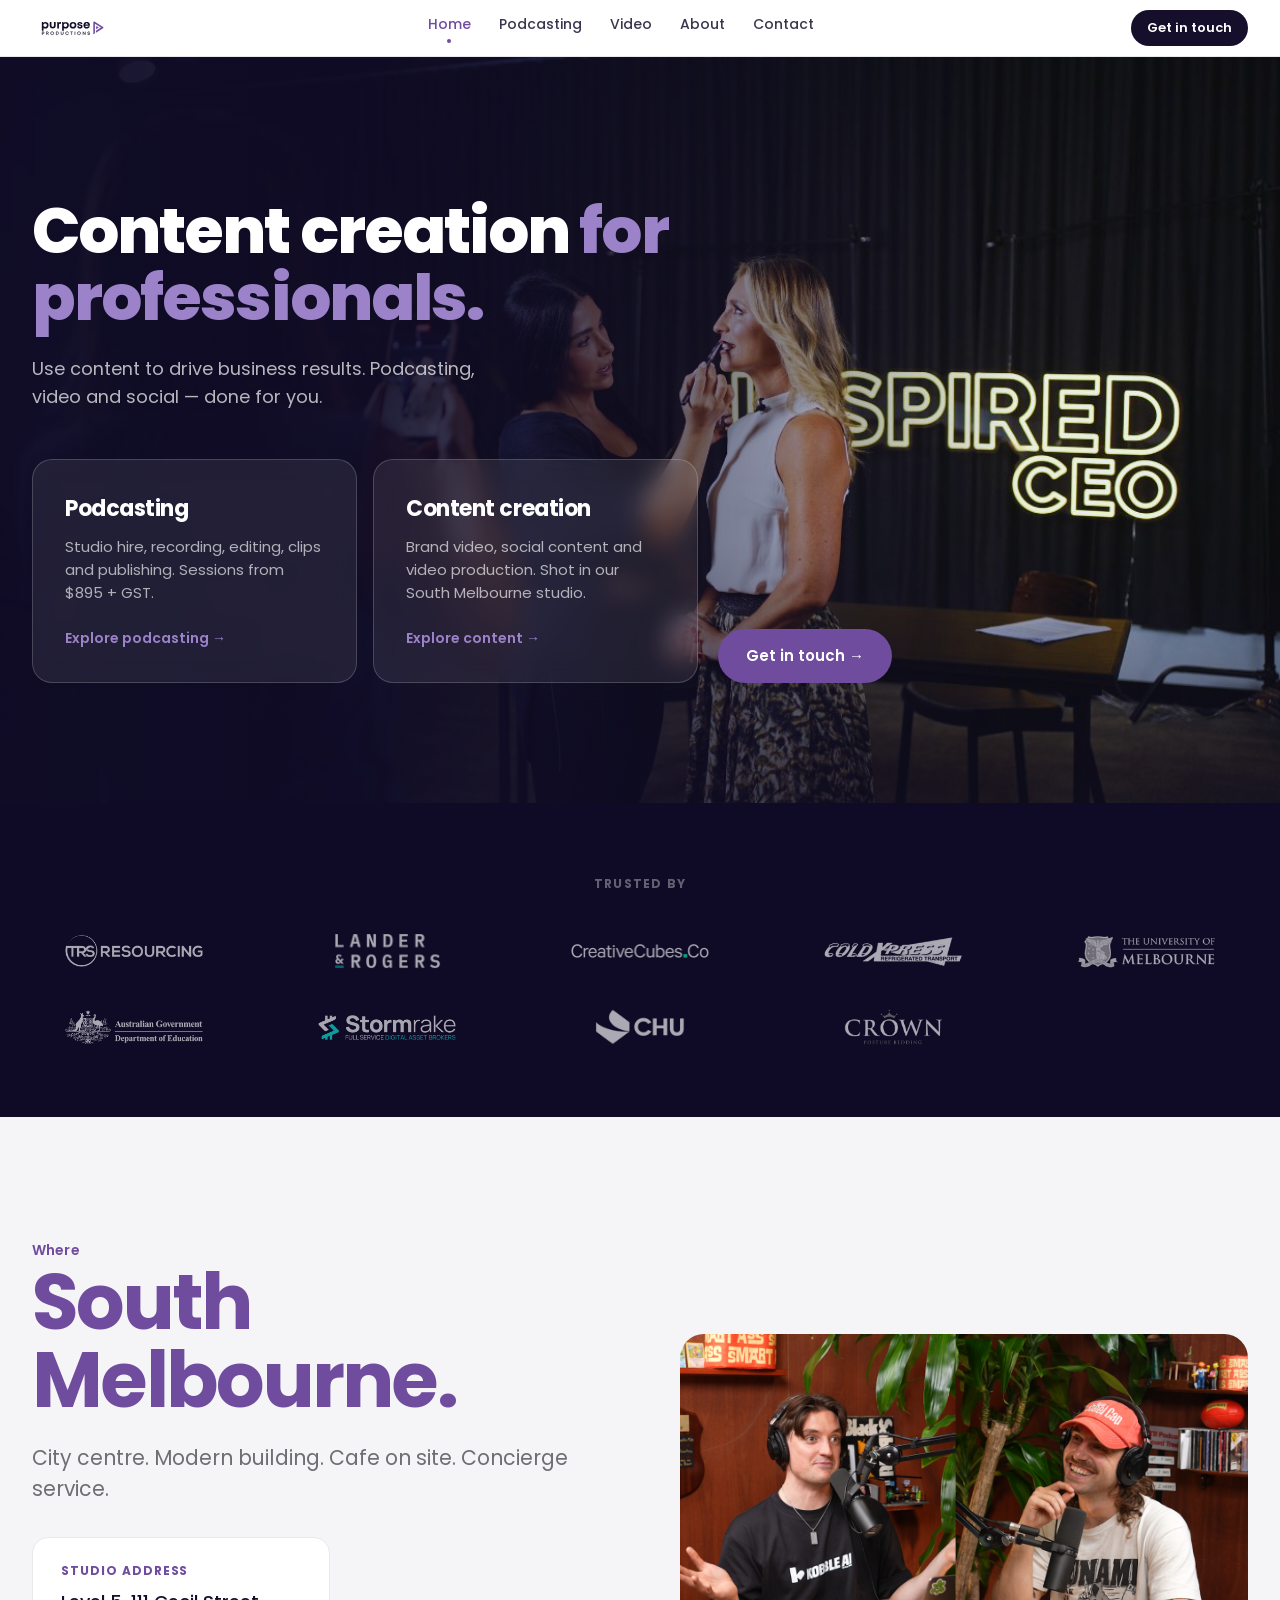
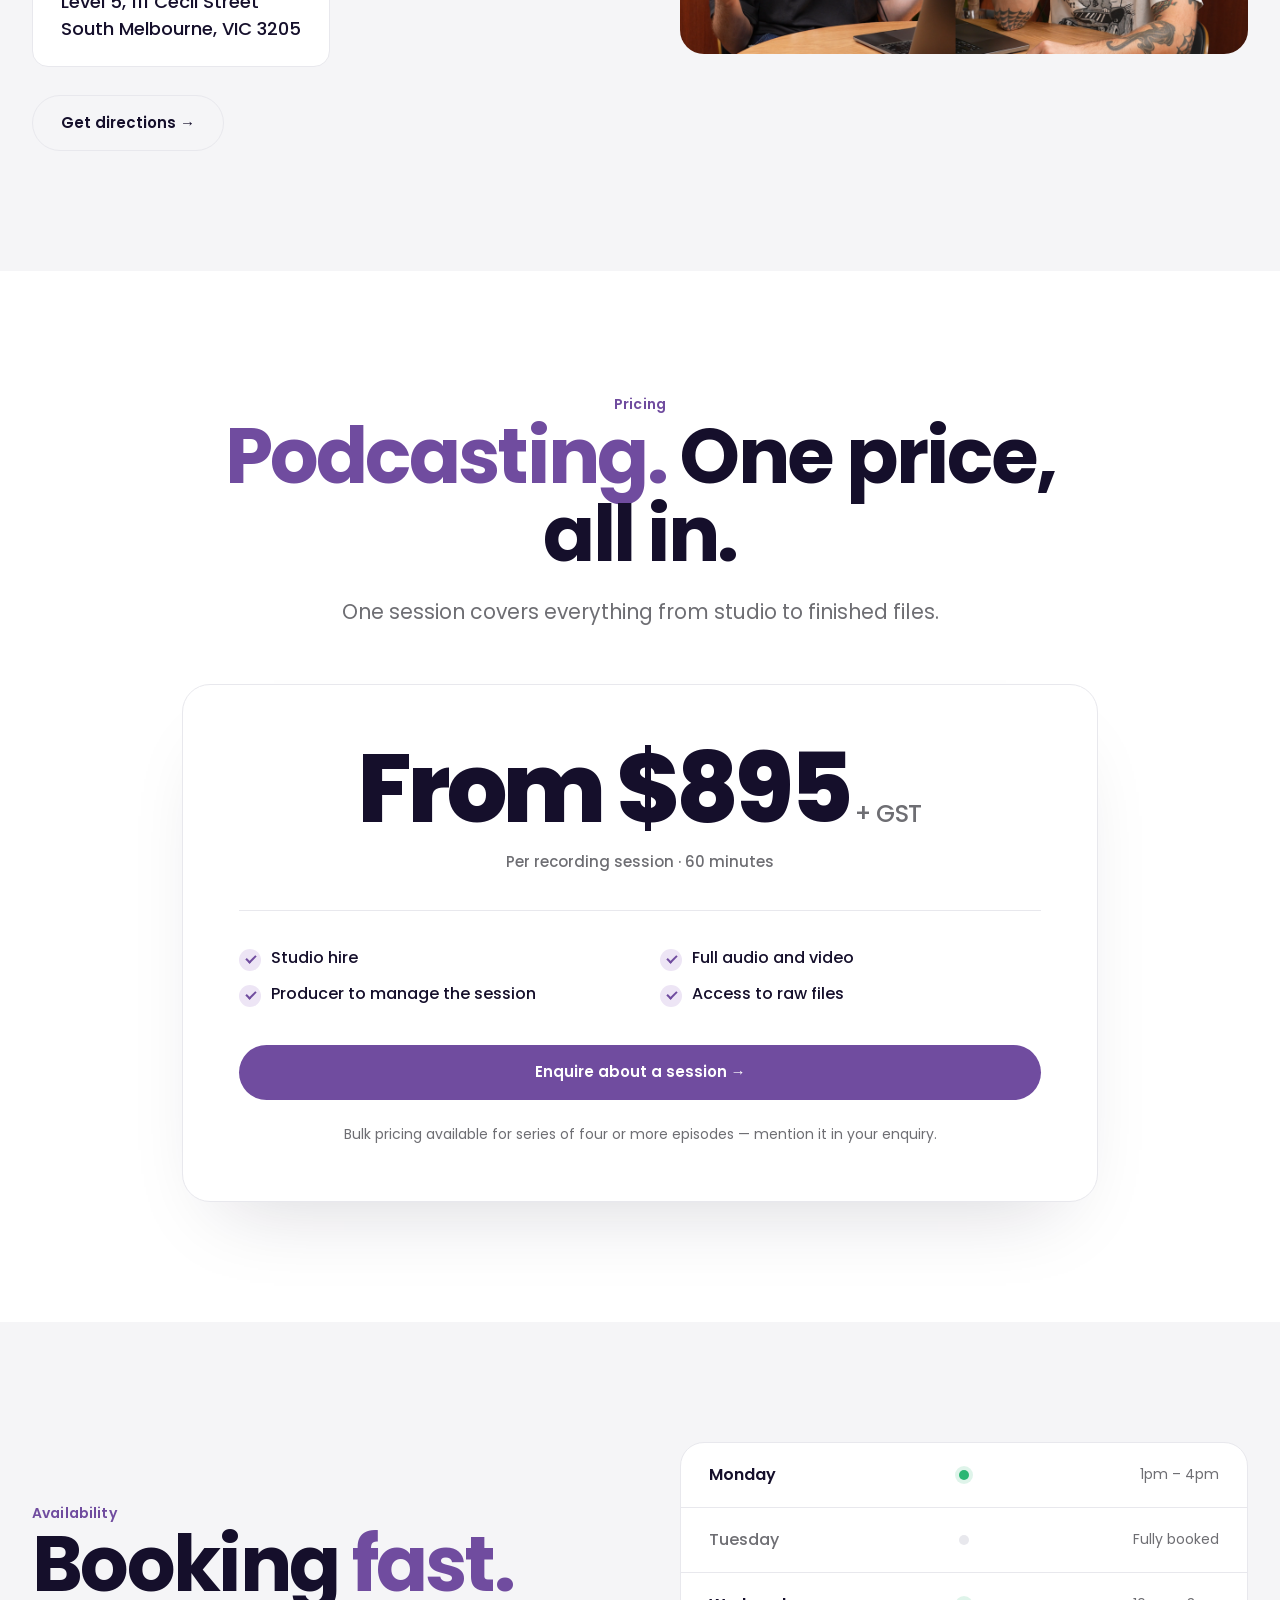
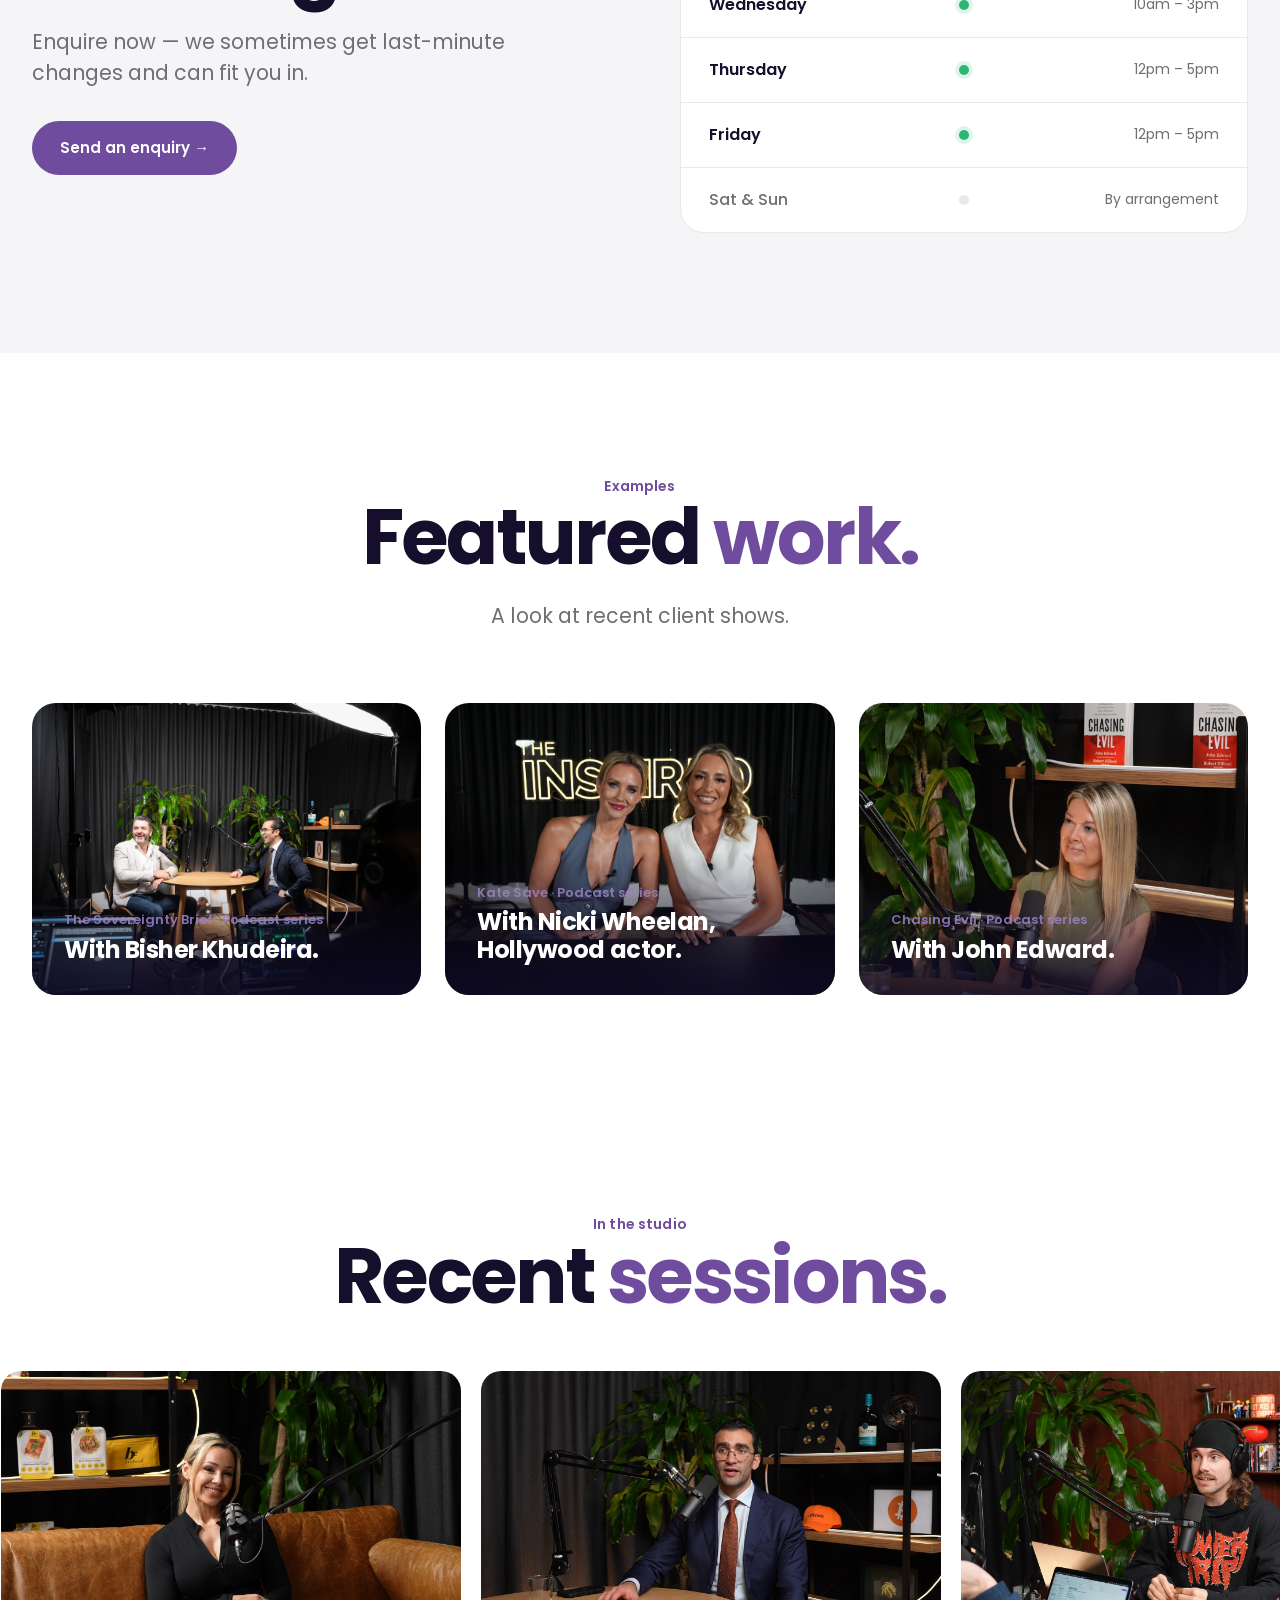
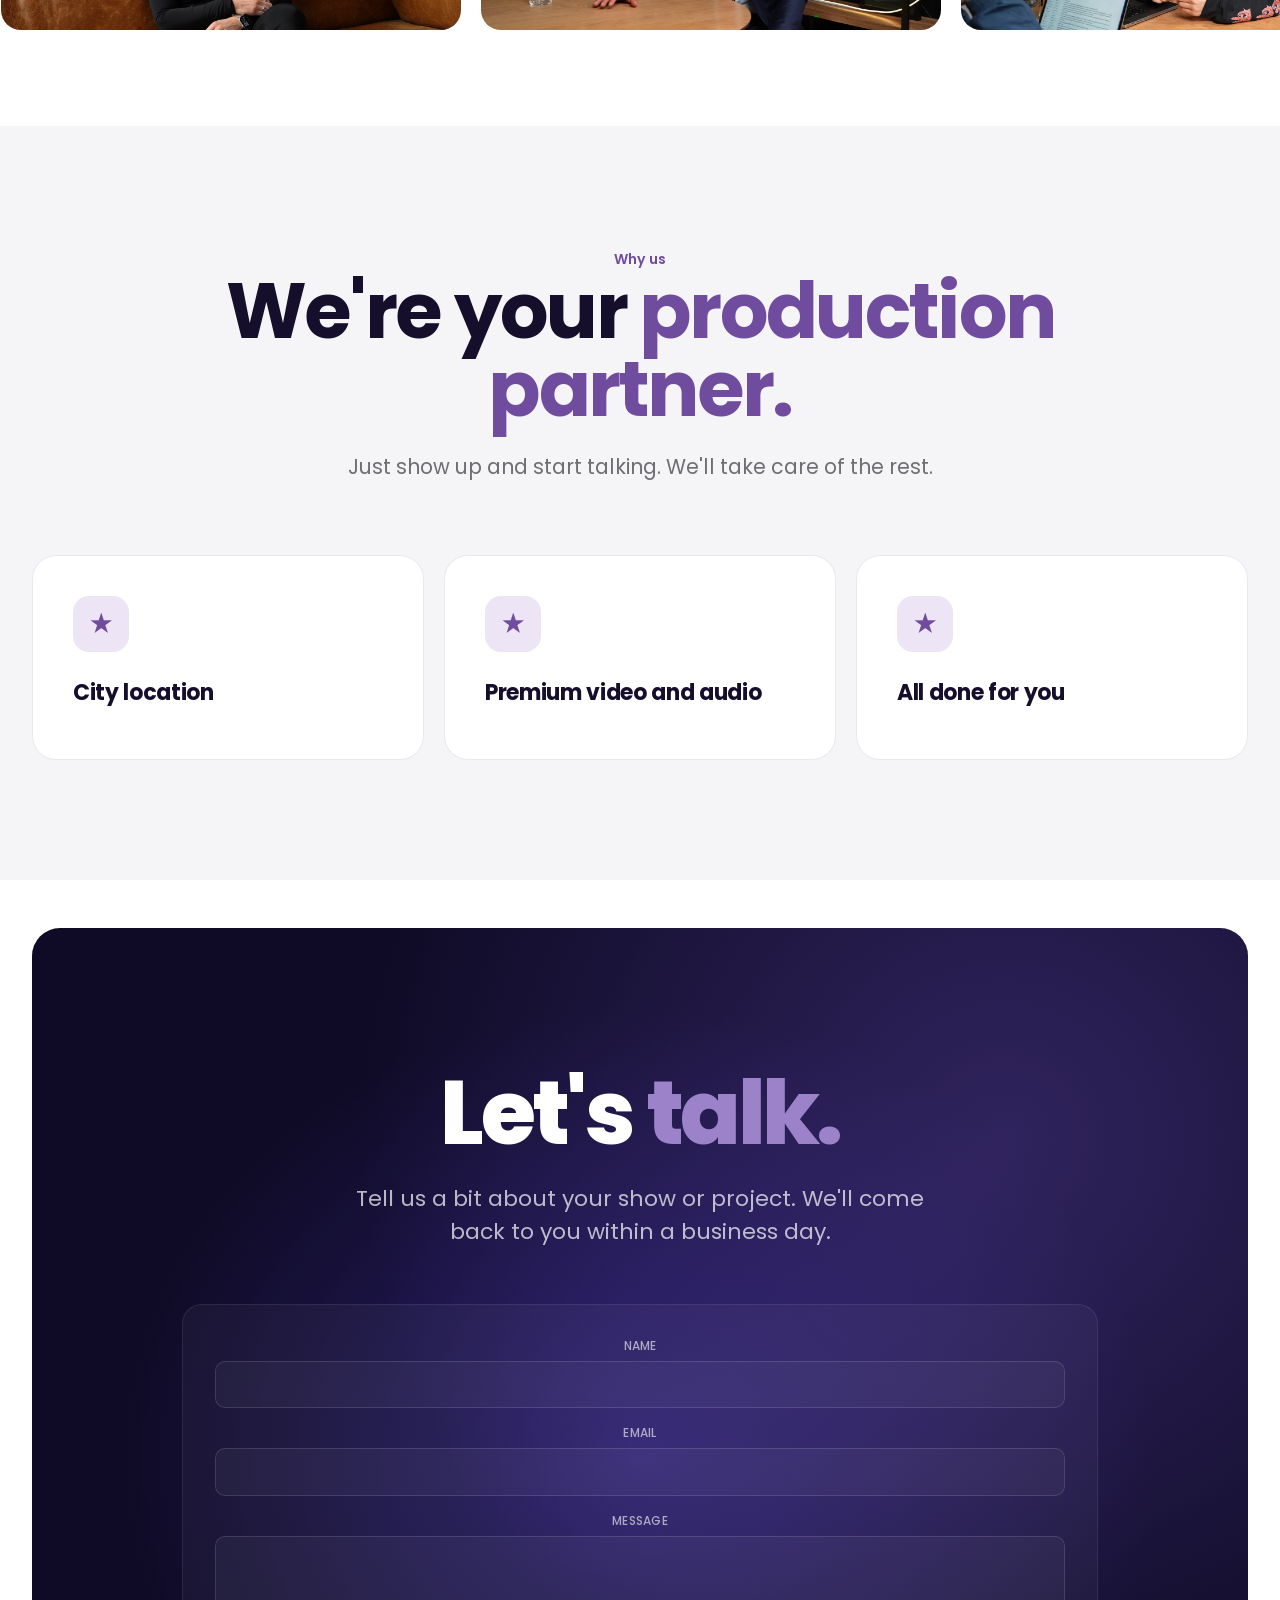
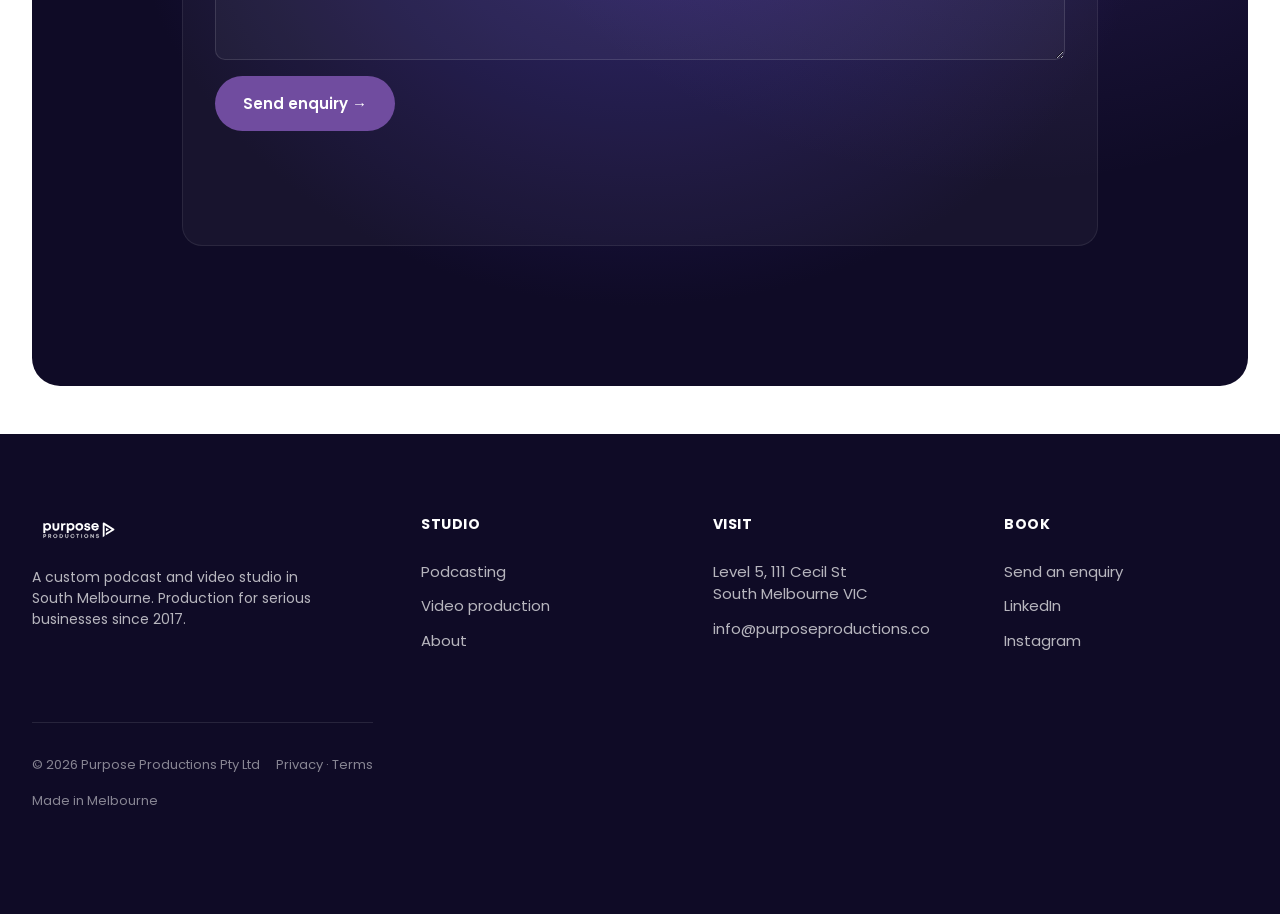
<file: index.html>
<!doctype html>
<html lang="en">
<head>
<meta charset="utf-8">
<meta name="viewport" content="width=device-width, initial-scale=1">
<title>Podcast Studio Melbourne — Purpose Productions · South Melbourne</title>
<meta name="description" content="A producer-led Melbourne podcast studio in South Melbourne. Sessions from $895 + GST — studio, full video and audio, producer and raw files. Trusted by law, finance, government and national brands.">
<link rel="preconnect" href="https://fonts.googleapis.com">
<link rel="preconnect" href="https://fonts.gstatic.com" crossorigin>
<link href="https://fonts.googleapis.com/css2?family=Poppins:wght@300;400;500;600;700;800&display=swap" rel="stylesheet">
<link rel="stylesheet" href="styles.css">
<link rel="icon" type="image/svg+xml" href="/assets/favicon.svg">
<link rel="canonical" href="https://www.purposeproductions.co/">
<meta property="og:site_name" content="Purpose Productions">
<meta property="og:type" content="website">
<meta property="og:url" content="https://www.purposeproductions.co/">
<meta property="og:title" content="Purpose Productions — Content creation for professionals">
<meta property="og:description" content="A custom podcast and video studio in South Melbourne. Broadcast-grade production for lawyers, founders, advisors and brand teams.">
<meta property="og:image" content="https://www.purposeproductions.co/assets/og-image.jpg">
<meta property="og:image:width" content="1200">
<meta property="og:image:height" content="630">
<meta name="twitter:card" content="summary_large_image">
<meta name="twitter:title" content="Purpose Productions — Content creation for professionals">
<meta name="twitter:description" content="A custom podcast and video studio in South Melbourne. Production for serious businesses.">
<meta name="twitter:image" content="https://www.purposeproductions.co/assets/og-image.jpg">
<script type="application/ld+json">
{
  "@context": "https://schema.org",
  "@type": "ProfessionalService",
  "name": "Purpose Productions",
  "description": "A custom podcast and video studio in South Melbourne. Broadcast-grade production for professionals — podcasting, brand video and social content.",
  "url": "https://www.purposeproductions.co/",
  "email": "info@purposeproductions.co",
  "image": "https://www.purposeproductions.co/assets/og-image.jpg",
  "logo": "https://www.purposeproductions.co/assets/logo.svg",
  "foundingDate": "2017",
  "founder": { "@type": "Person", "name": "James Shadrach" },
  "address": {
    "@type": "PostalAddress",
    "streetAddress": "Level 5, 111 Cecil Street",
    "addressLocality": "South Melbourne",
    "addressRegion": "VIC",
    "postalCode": "3205",
    "addressCountry": "AU"
  },
  "areaServed": "Melbourne, Australia",
  "sameAs": [
    "https://www.linkedin.com/in/jamesshadrach",
    "https://instagram.com/purposeproductions.co"
  ],
  "makesOffer": {
    "@type": "Offer",
    "name": "Podcast recording session",
    "description": "60-minute recording session including studio hire, full audio and video, a producer to manage the session, and access to raw files.",
    "price": "895",
    "priceCurrency": "AUD"
  }
}
</script>
<!-- Meta Pixel -->
<script>
!function(f,b,e,v,n,t,s)
{if(f.fbq)return;n=f.fbq=function(){n.callMethod?
n.callMethod.apply(n,arguments):n.queue.push(arguments)};
if(!f._fbq)f._fbq=n;n.push=n;n.loaded=!0;n.version='2.0';
n.queue=[];t=b.createElement(e);t.async=!0;
t.src=v;s=b.getElementsByTagName(e)[0];
s.parentNode.insertBefore(t,s)}(window,document,'script',
'https://connect.facebook.net/en_US/fbevents.js');
fbq('init', '1085882244095537');
fbq('track', 'PageView');
</script>
<noscript><img height="1" width="1" style="display:none"
src="https://www.facebook.com/tr?id=1085882244095537&ev=PageView&noscript=1"
/></noscript>
</head>
<body>

<!-- NAV -->
<nav>
  <div class="wrap">
    <a href="index.html" class="logo"><img src="assets/logo.svg" alt="Purpose Productions" class="logo-svg"></a>
    <div class="nav-links">
      <a href="index.html" class="is-active">Home</a>
      <a href="podcasting.html">Podcasting</a>
      <a href="video.html">Video</a>
      <a href="about.html">About</a>
      <a href="#contact">Contact</a>
    </div>
    <a class="nav-cta" href="#contact">Get in touch</a>
  </div>
</nav>

<!-- HERO -->
<section class="hero hero--bg">
  <div class="hero__overlay"></div>
  <div class="wrap hero__content">
    <div class="hero__left">
      <h1 class="hero__title">Content creation <span class="accent">for professionals.</span></h1>
      <p class="hero__sub">Use content to drive business results. Podcasting, video and social — done for you.</p>
      <div class="hero__paths">
        <div class="hero__path-cards">
          <a class="hero__path" href="podcasting.html">
            <div class="hero__path-name">Podcasting</div>
            <p class="hero__path-desc">Studio hire, recording, editing, clips and publishing. Sessions from $895 + GST.</p>
            <span class="hero__path-cta">Explore podcasting →</span>
          </a>
          <a class="hero__path" href="video.html">
            <div class="hero__path-name">Content creation</div>
            <p class="hero__path-desc">Brand video, social content and video production. Shot in our South Melbourne studio.</p>
            <span class="hero__path-cta">Explore content →</span>
          </a>
        </div>
        <a class="btn btn--primary hero__book-btn" href="#contact">Get in touch →</a>
      </div>
    </div>
  </div>
</section>

<!-- 01 SOCIAL PROOF -->
<section class="trust-strip">
  <div class="wrap">
    <p class="trust-strip__label">Trusted by</p>
    <div class="trust">
      <img src="assets/logos/1.png" alt="Client" class="trust__logo-img">
      <img src="assets/logos/2.png" alt="Client" class="trust__logo-img">
      <img src="assets/logos/3.png" alt="Client" class="trust__logo-img">
      <img src="assets/logos/4.png" alt="Client" class="trust__logo-img">
      <img src="assets/logos/5.png" alt="Australian Government" class="trust__logo-img">
      <img src="assets/logos/6.png" alt="Client" class="trust__logo-img">
      <img src="assets/logos/7.png" alt="Client" class="trust__logo-img">
      <img src="assets/logos/8.png" alt="Client" class="trust__logo-img">
      <img src="assets/logos/9.png" alt="Posture Bedding" class="trust__logo-img">
    </div>
  </div>
</section>

<!-- 03 WHERE -->
<section class="alt">
  <div class="wrap">
    <div class="grid-split">
      <div>
        <span class="sec-eyebrow">Where</span>
        <h2 class="sec-title"><span class="accent">South Melbourne.</span></h2>
        <p class="sec-lede" style="margin-bottom:32px;">City centre. Modern building. Cafe on site. Concierge service.</p>
        <div class="address-card">
          <div class="address-card__label">Studio address</div>
          <div class="address-card__line">Level 5, 111 Cecil Street</div>
          <div class="address-card__line">South Melbourne, VIC 3205</div>
        </div>
        <div style="margin-top:28px;">
          <a class="btn btn--ghost" href="https://maps.google.com/?q=Level+5+111+Cecil+Street+South+Melbourne" target="_blank" rel="noopener">Get directions →</a>
        </div>
      </div>
      <div class="location-image">
        <img src="assets/jack-and-issac.png" alt="Jack and Issac recording in the South Melbourne studio">
      </div>
    </div>
  </div>
</section>

<!-- 04 PRICING -->
<section id="pricing">
  <div class="wrap--narrow">
    <div class="sec-head--center center">
      <span class="sec-eyebrow">Pricing</span>
      <h2 class="sec-title" style="margin-left:auto;margin-right:auto;"><span class="accent">Podcasting.</span> One price, all in.</h2>
      <p class="sec-lede">One session covers everything from studio to finished files.</p>
    </div>
    <div class="pricing-card">
      <div class="pricing-card__head">
        <div class="pricing-card__num">From $895<span class="pricing-card__gst"> + GST</span></div>
        <div class="pricing-card__label">Per recording session · 60 minutes</div>
      </div>
      <ul class="check-list">
        <li>Studio hire</li>
        <li>Full audio and video</li>
        <li>Producer to manage the session</li>
        <li>Access to raw files</li>
      </ul>
      <a class="btn btn--primary" href="#contact" style="width:100%;justify-content:center;margin-top:8px;">Enquire about a session →</a>
      <p class="pricing-card__note">Bulk pricing available for series of four or more episodes — mention it in your enquiry.</p>
    </div>
  </div>
</section>

<!-- 05 WHEN -->
<section class="alt">
  <div class="wrap">
    <div class="grid-split">
      <div>
        <span class="sec-eyebrow">Availability</span>
        <h2 class="sec-title">Booking <span class="accent">fast.</span></h2>
        <p class="sec-lede" style="margin-bottom:32px;">Enquire now — we sometimes get last-minute changes and can fit you in.</p>
        <a class="btn btn--primary" href="#contact">Send an enquiry →</a>
      </div>
      <div class="schedule">
        <div class="schedule__row"><span>Monday</span><span class="dot"></span><span class="schedule__hours">1pm – 4pm</span></div>
        <div class="schedule__row schedule__row--closed"><span>Tuesday</span><span class="dot dot--off"></span><span class="schedule__hours">Fully booked</span></div>
        <div class="schedule__row"><span>Wednesday</span><span class="dot"></span><span class="schedule__hours">10am – 3pm</span></div>
        <div class="schedule__row"><span>Thursday</span><span class="dot"></span><span class="schedule__hours">12pm – 5pm</span></div>
        <div class="schedule__row"><span>Friday</span><span class="dot"></span><span class="schedule__hours">12pm – 5pm</span></div>
        <div class="schedule__row schedule__row--closed"><span>Sat &amp; Sun</span><span class="dot dot--off"></span><span class="schedule__hours">By arrangement</span></div>
      </div>
    </div>
  </div>
</section>

<!-- 06 EXAMPLES -->
<section>
  <div class="wrap">
    <div class="sec-head--center center">
      <span class="sec-eyebrow">Examples</span>
      <h2 class="sec-title" style="margin-left:auto;margin-right:auto;">Featured <span class="accent">work.</span></h2>
      <p class="sec-lede">A look at recent client shows.</p>
    </div>
    <div class="work">
      <a class="tile" href="#">
        <img src="assets/hero-laughing.jpg" alt="The Sovereignty Brief with Bisher Khudeira">
        <div class="tile__meta">
          <div class="tile__client">The Sovereignty Brief · Podcast series</div>
          <div class="tile__title">With Bisher Khudeira.</div>
        </div>
      </a>
      <a class="tile" href="#">
        <img src="assets/inspired.jpg" alt="Kate Save with Nicki Wheelan">
        <div class="tile__meta">
          <div class="tile__client">Kate Save · Podcast series</div>
          <div class="tile__title">With Nicki Wheelan, Hollywood actor.</div>
        </div>
      </a>
      <a class="tile" href="#">
        <img src="assets/show-chasing-evil.jpg" alt="Chasing Evil with John Edward">
        <div class="tile__meta">
          <div class="tile__client">Chasing Evil · Podcast series</div>
          <div class="tile__title">With John Edward.</div>
        </div>
      </a>
    </div>
  </div>
</section>

<!-- 06B IN THE STUDIO -->
<section class="studio-strip">
  <div class="wrap">
    <div class="sec-head--center center">
      <span class="sec-eyebrow">In the studio</span>
      <h2 class="sec-title" style="margin-left:auto;margin-right:auto;">Recent <span class="accent">sessions.</span></h2>
    </div>
  </div>
  <div class="studio-strip__scroller">
    <div class="studio-strip__track">
      <div class="studio-strip__item"><img src="assets/studio-guest-5.jpg" alt="Session in the studio"></div>
      <div class="studio-strip__item"><img src="assets/studio-guest-4.jpg" alt="Session in the studio"></div>
      <div class="studio-strip__item"><img src="assets/studio-guest-1.jpg" alt="Session in the studio"></div>
      <div class="studio-strip__item"><img src="assets/studio-guest-2.jpg" alt="Session in the studio"></div>
      <div class="studio-strip__item"><img src="assets/studio-guest-3.jpg" alt="Session in the studio"></div>
    </div>
  </div>
</section>

<!-- 07 WHY US -->
<section class="alt">
  <div class="wrap">
    <div class="sec-head--center center">
      <span class="sec-eyebrow">Why us</span>
      <h2 class="sec-title" style="margin-left:auto;margin-right:auto;">We're your <span class="accent">production partner.</span></h2>
      <p class="sec-lede">Just show up and start talking. We'll take care of the rest.</p>
    </div>
    <div class="features">
      <div class="card">
        <div class="card__icon">★</div>
        <div class="card__title">City location</div>
      </div>
      <div class="card">
        <div class="card__icon">★</div>
        <div class="card__title">Premium video and audio</div>
      </div>
      <div class="card">
        <div class="card__icon">★</div>
        <div class="card__title">All done for you</div>
      </div>
    </div>
  </div>
</section>

<!-- FINAL CTA / CONTACT -->
<div class="cta-final" id="contact">
  <div class="cta-final__inner wrap--narrow">
    <div class="cta-final__head">
      <h2>Let's <span style="color:var(--purple-accent);">talk.</span></h2>
      <p>Tell us a bit about your show or project. We'll come back to you within a business day.</p>
    </div>
    <form class="contact-card contact-form" id="contact-form" novalidate>
      <label class="contact-form__row">
        <span>Name</span>
        <input type="text" name="name" autocomplete="name" required>
      </label>
      <label class="contact-form__row">
        <span>Email</span>
        <input type="email" name="email" autocomplete="email" required>
      </label>
      <label class="contact-form__row">
        <span>Message</span>
        <textarea name="message" rows="4" required></textarea>
      </label>
      <input type="text" name="website" tabindex="-1" autocomplete="off" aria-hidden="true" style="position:absolute;left:-9999px;width:1px;height:1px;opacity:0;">
      <button type="submit" class="btn btn--primary contact-form__submit">Send enquiry →</button>
      <p class="contact-form__note" data-role="status"></p>
    </form>
  </div>
</div>

<script>
  (function () {
    var form = document.getElementById('contact-form');
    if (!form) return;
    var status = form.querySelector('[data-role="status"]');
    var submit = form.querySelector('.contact-form__submit');

    form.addEventListener('submit', async function (e) {
      e.preventDefault();

      var data = new FormData(form);
      var payload = {
        name: (data.get('name') || '').toString().trim(),
        email: (data.get('email') || '').toString().trim(),
        message: (data.get('message') || '').toString().trim(),
        website: (data.get('website') || '').toString(),
      };

      if (!payload.name || !payload.email || !payload.message) {
        status.textContent = 'Please fill out every field.';
        status.style.color = '';
        return;
      }

      submit.disabled = true;
      var originalText = submit.textContent;
      submit.textContent = 'Sending…';
      status.style.color = '';
      status.textContent = '';

      try {
        var resp = await fetch('/api/contact', {
          method: 'POST',
          headers: { 'Content-Type': 'application/json' },
          body: JSON.stringify(payload),
        });
        var body = await resp.json().catch(function () { return {}; });

        if (resp.ok) {
          form.reset();
          status.style.color = 'rgba(180, 220, 180, 0.9)';
          status.textContent = "Thanks — we've got your message and we'll come back to you within a business day.";
        } else {
          status.style.color = 'rgba(255, 200, 200, 0.9)';
          status.textContent = body.error || 'Something went wrong. Try again in a moment.';
        }
      } catch (err) {
        status.style.color = 'rgba(255, 200, 200, 0.9)';
        status.textContent = 'Network issue — try again, or email info@purposeproductions.co directly.';
      } finally {
        submit.disabled = false;
        submit.textContent = originalText;
      }
    });
  })();
</script>

<!-- FOOTER -->
<footer class="site">
  <div class="wrap">
    <div class="brand">
      <img src="assets/logo.svg" alt="Purpose Productions">
      <p>A custom podcast and video studio in South Melbourne. Production for serious businesses since 2017.</p>
    </div>
    <div class="col">
      <h4>Studio</h4>
      <a href="podcasting.html">Podcasting</a>
      <a href="video.html">Video production</a>
      <a href="about.html">About</a>
    </div>
    <div class="col">
      <h4>Visit</h4>
      <a href="https://maps.google.com/?q=Level+5+111+Cecil+Street+South+Melbourne" target="_blank" rel="noopener">Level 5, 111 Cecil St<br>South Melbourne VIC</a>
      <a href="mailto:info@purposeproductions.co">info@purposeproductions.co</a>
    </div>
    <div class="col">
      <h4>Book</h4>
      <a href="#contact">Send an enquiry</a>
      <a href="https://www.linkedin.com/in/jamesshadrach" target="_blank" rel="noopener">LinkedIn</a>
      <a href="https://instagram.com/purposeproductions.co" target="_blank" rel="noopener">Instagram</a>
    </div>
  </div>
  <div class="wrap">
    <div class="legal">
      <span>© 2026 Purpose Productions Pty Ltd</span>
      <span><a href="privacy.html">Privacy</a> · <a href="terms.html">Terms</a></span>
      <span>Made in Melbourne</span>
    </div>
  </div>
</footer>

</body>
</html>
</file>
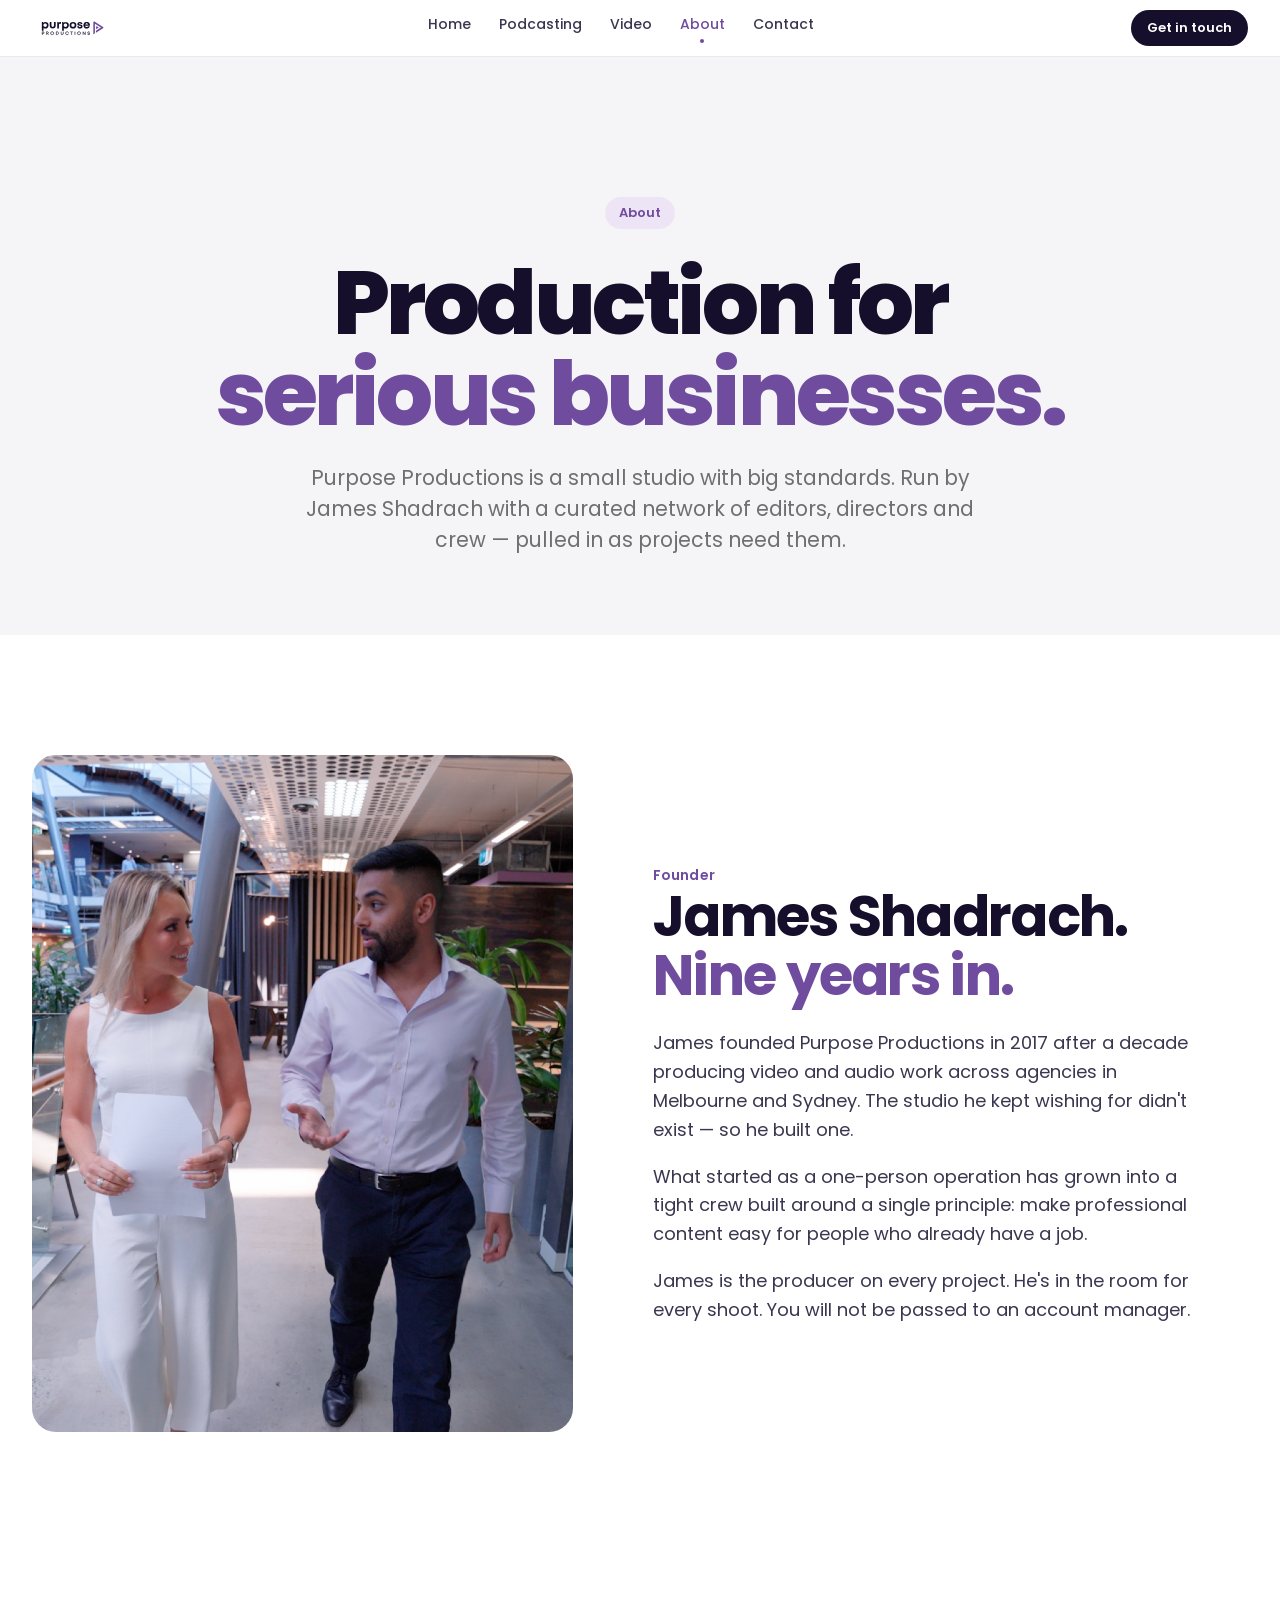
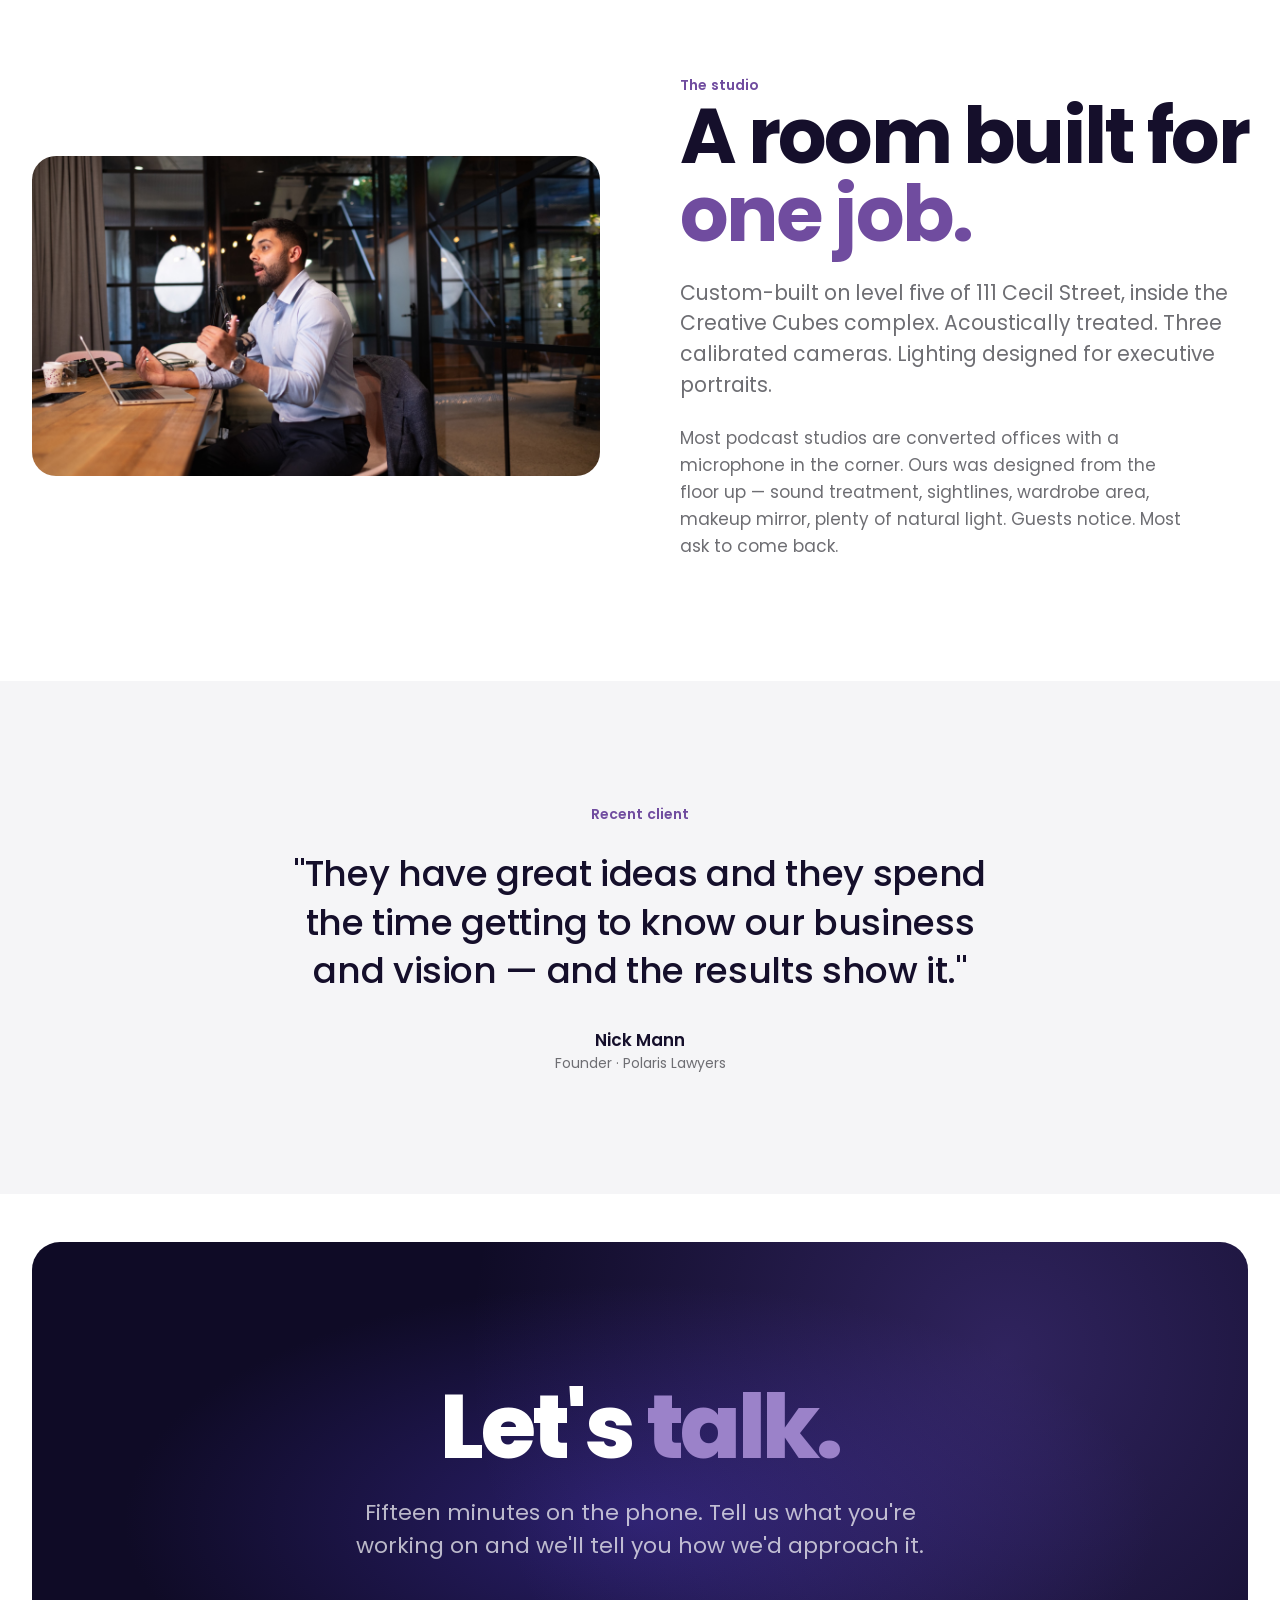
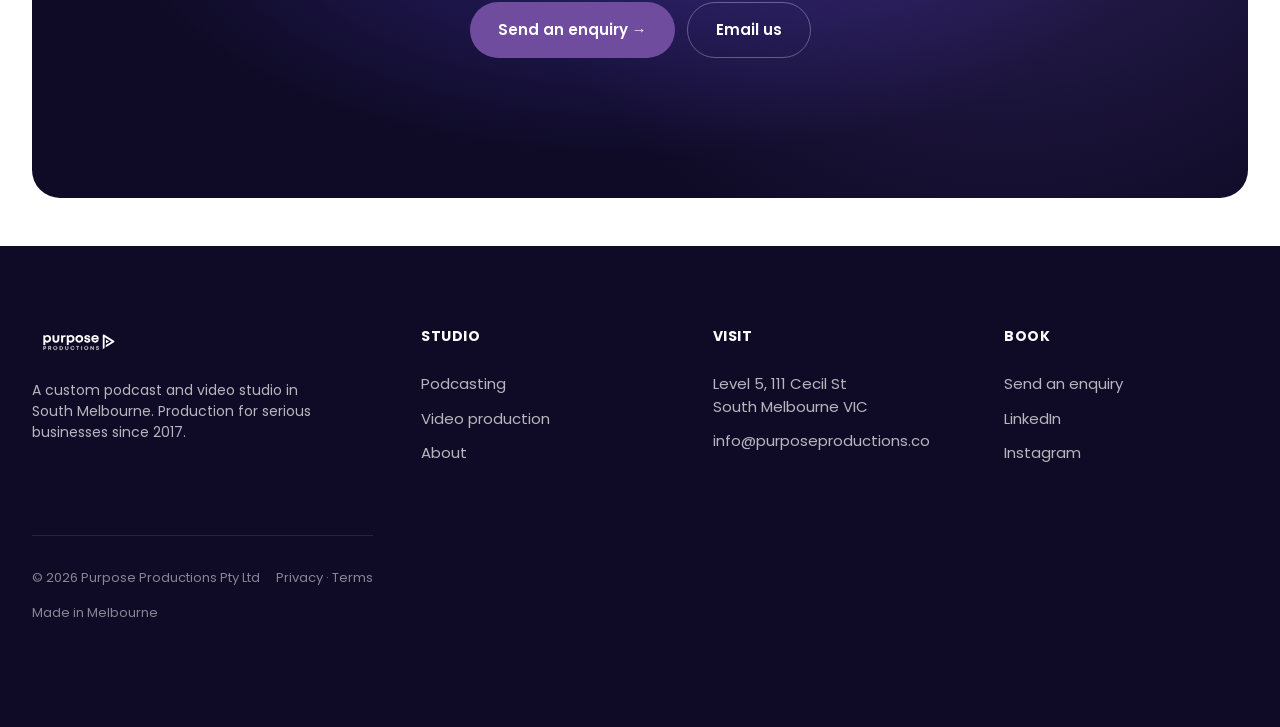
<file: about.html>
<!doctype html>
<html lang="en">
<head>
<meta charset="utf-8">
<meta name="viewport" content="width=device-width, initial-scale=1">
<title>About — Purpose Productions · James Shadrach, Melbourne</title>
<meta name="description" content="Purpose Productions is James Shadrach and a small network of trusted collaborators. Founded in 2017, based in South Melbourne, focused on production for serious businesses.">
<link rel="preconnect" href="https://fonts.googleapis.com">
<link rel="preconnect" href="https://fonts.gstatic.com" crossorigin>
<link href="https://fonts.googleapis.com/css2?family=Poppins:wght@300;400;500;600;700;800&display=swap" rel="stylesheet">
<link rel="stylesheet" href="styles.css">
<link rel="icon" type="image/svg+xml" href="/assets/favicon.svg">
<link rel="canonical" href="https://www.purposeproductions.co/about.html">
<meta property="og:site_name" content="Purpose Productions">
<meta property="og:type" content="website">
<meta property="og:url" content="https://www.purposeproductions.co/about.html">
<meta property="og:title" content="About — Purpose Productions">
<meta property="og:description" content="Purpose Productions is a small studio with big standards. Run by James Shadrach with a curated network of editors, directors and crew.">
<meta property="og:image" content="https://www.purposeproductions.co/assets/og-image.jpg">
<meta property="og:image:width" content="1200">
<meta property="og:image:height" content="630">
<meta name="twitter:card" content="summary_large_image">
<meta name="twitter:title" content="About — Purpose Productions">
<meta name="twitter:description" content="A small studio with big standards, run by James Shadrach.">
<meta name="twitter:image" content="https://www.purposeproductions.co/assets/og-image.jpg">
<!-- Meta Pixel -->
<script>
!function(f,b,e,v,n,t,s)
{if(f.fbq)return;n=f.fbq=function(){n.callMethod?
n.callMethod.apply(n,arguments):n.queue.push(arguments)};
if(!f._fbq)f._fbq=n;n.push=n;n.loaded=!0;n.version='2.0';
n.queue=[];t=b.createElement(e);t.async=!0;
t.src=v;s=b.getElementsByTagName(e)[0];
s.parentNode.insertBefore(t,s)}(window,document,'script',
'https://connect.facebook.net/en_US/fbevents.js');
fbq('init', '1085882244095537');
fbq('track', 'PageView');
</script>
<noscript><img height="1" width="1" style="display:none"
src="https://www.facebook.com/tr?id=1085882244095537&ev=PageView&noscript=1"
/></noscript>
</head>
<body>

<nav>
  <div class="wrap">
    <a href="index.html" class="logo"><img src="assets/logo.svg" alt="Purpose Productions" class="logo-svg"></a>
    <div class="nav-links">
      <a href="index.html">Home</a>
      <a href="podcasting.html">Podcasting</a>
      <a href="video.html">Video</a>
      <a href="about.html" class="is-active">About</a>
      <a href="index.html#contact">Contact</a>
    </div>
    <a class="nav-cta" href="index.html#contact">Get in touch</a>
  </div>
</nav>

<!-- PAGE HERO -->
<section class="page-hero">
  <div class="wrap--narrow">
    <span class="page-hero__eyebrow">About</span>
    <h1 class="page-hero__title">Production for <span class="accent">serious businesses.</span></h1>
    <p class="page-hero__sub">Purpose Productions is a small studio with big standards. Run by James Shadrach with a curated network of editors, directors and crew — pulled in as projects need them.</p>
  </div>
</section>

<!-- ABOUT SPLIT -->
<section>
  <div class="wrap">
    <div class="about-split">
      <div class="about-split__photo">
        <img src="assets/studio-walk.jpg" alt="James Shadrach">
      </div>
      <div class="about-split__copy">
        <span class="sec-eyebrow">Founder</span>
        <h2>James Shadrach. <span class="accent">Nine years in.</span></h2>
        <p>James founded Purpose Productions in 2017 after a decade producing video and audio work across agencies in Melbourne and Sydney. The studio he kept wishing for didn't exist — so he built one.</p>
        <p>What started as a one-person operation has grown into a tight crew built around a single principle: make professional content easy for people who already have a job.</p>
        <p>James is the producer on every project. He's in the room for every shoot. You will not be passed to an account manager.</p>
      </div>
    </div>
  </div>
</section>

<!-- THE STUDIO -->
<section>
  <div class="wrap">
    <div class="grid-split">
      <div class="location-image">
        <img src="assets/studio-desk.jpg" alt="The studio">
      </div>
      <div>
        <span class="sec-eyebrow">The studio</span>
        <h2 class="sec-title">A room built for <span class="accent">one job.</span></h2>
        <p class="sec-lede" style="margin-bottom:24px;">Custom-built on level five of 111 Cecil Street, inside the Creative Cubes complex. Acoustically treated. Three calibrated cameras. Lighting designed for executive portraits.</p>
        <p style="font-size:17px; color:var(--muted); line-height:1.6; max-width:46ch;">Most podcast studios are converted offices with a microphone in the corner. Ours was designed from the floor up — sound treatment, sightlines, wardrobe area, makeup mirror, plenty of natural light. Guests notice. Most ask to come back.</p>
      </div>
    </div>
  </div>
</section>

<!-- TESTIMONIAL -->
<section class="alt">
  <div class="wrap--narrow center">
    <span class="sec-eyebrow">Recent client</span>
    <p style="font-size:clamp(24px, 3vw, 36px); font-weight:500; line-height:1.35; letter-spacing:-0.01em; color:var(--ink); margin: 24px 0 32px; max-width: 32ch; margin-left:auto; margin-right:auto;">"They have great ideas and they spend the time getting to know our business and vision — and the results show it."</p>
    <p style="font-weight:600; color:var(--ink);">Nick Mann</p>
    <p style="font-size:14px; color:var(--muted);">Founder · Polaris Lawyers</p>
  </div>
</section>

<!-- FINAL CTA -->
<div class="cta-final">
  <div class="cta-final__inner wrap--narrow">
    <h2>Let's <span style="color:var(--purple-accent);">talk.</span></h2>
    <p>Fifteen minutes on the phone. Tell us what you're working on and we'll tell you how we'd approach it.</p>
    <div class="cta-final__ctas">
      <a class="btn btn--primary" href="index.html#contact">Send an enquiry →</a>
      <a class="btn btn--outline-white" href="mailto:info@purposeproductions.co">Email us</a>
    </div>
  </div>
</div>

<footer class="site">
  <div class="wrap">
    <div class="brand">
      <img src="assets/logo.svg" alt="Purpose Productions">
      <p>A custom podcast and video studio in South Melbourne. Production for serious businesses since 2017.</p>
    </div>
    <div class="col">
      <h4>Studio</h4>
      <a href="podcasting.html">Podcasting</a>
      <a href="video.html">Video production</a>
      <a href="about.html">About</a>
    </div>
    <div class="col">
      <h4>Visit</h4>
      <a href="https://maps.google.com/?q=Level+5+111+Cecil+Street+South+Melbourne" target="_blank" rel="noopener">Level 5, 111 Cecil St<br>South Melbourne VIC</a>
      <a href="mailto:info@purposeproductions.co">info@purposeproductions.co</a>
    </div>
    <div class="col">
      <h4>Book</h4>
      <a href="index.html#contact">Send an enquiry</a>
      <a href="https://www.linkedin.com/in/jamesshadrach" target="_blank" rel="noopener">LinkedIn</a>
      <a href="https://instagram.com/purposeproductions.co" target="_blank" rel="noopener">Instagram</a>
    </div>
  </div>
  <div class="wrap">
    <div class="legal">
      <span>© 2026 Purpose Productions Pty Ltd</span>
      <span><a href="privacy.html">Privacy</a> · <a href="terms.html">Terms</a></span>
      <span>Made in Melbourne</span>
    </div>
  </div>
</footer>

</body>
</html>
</file>
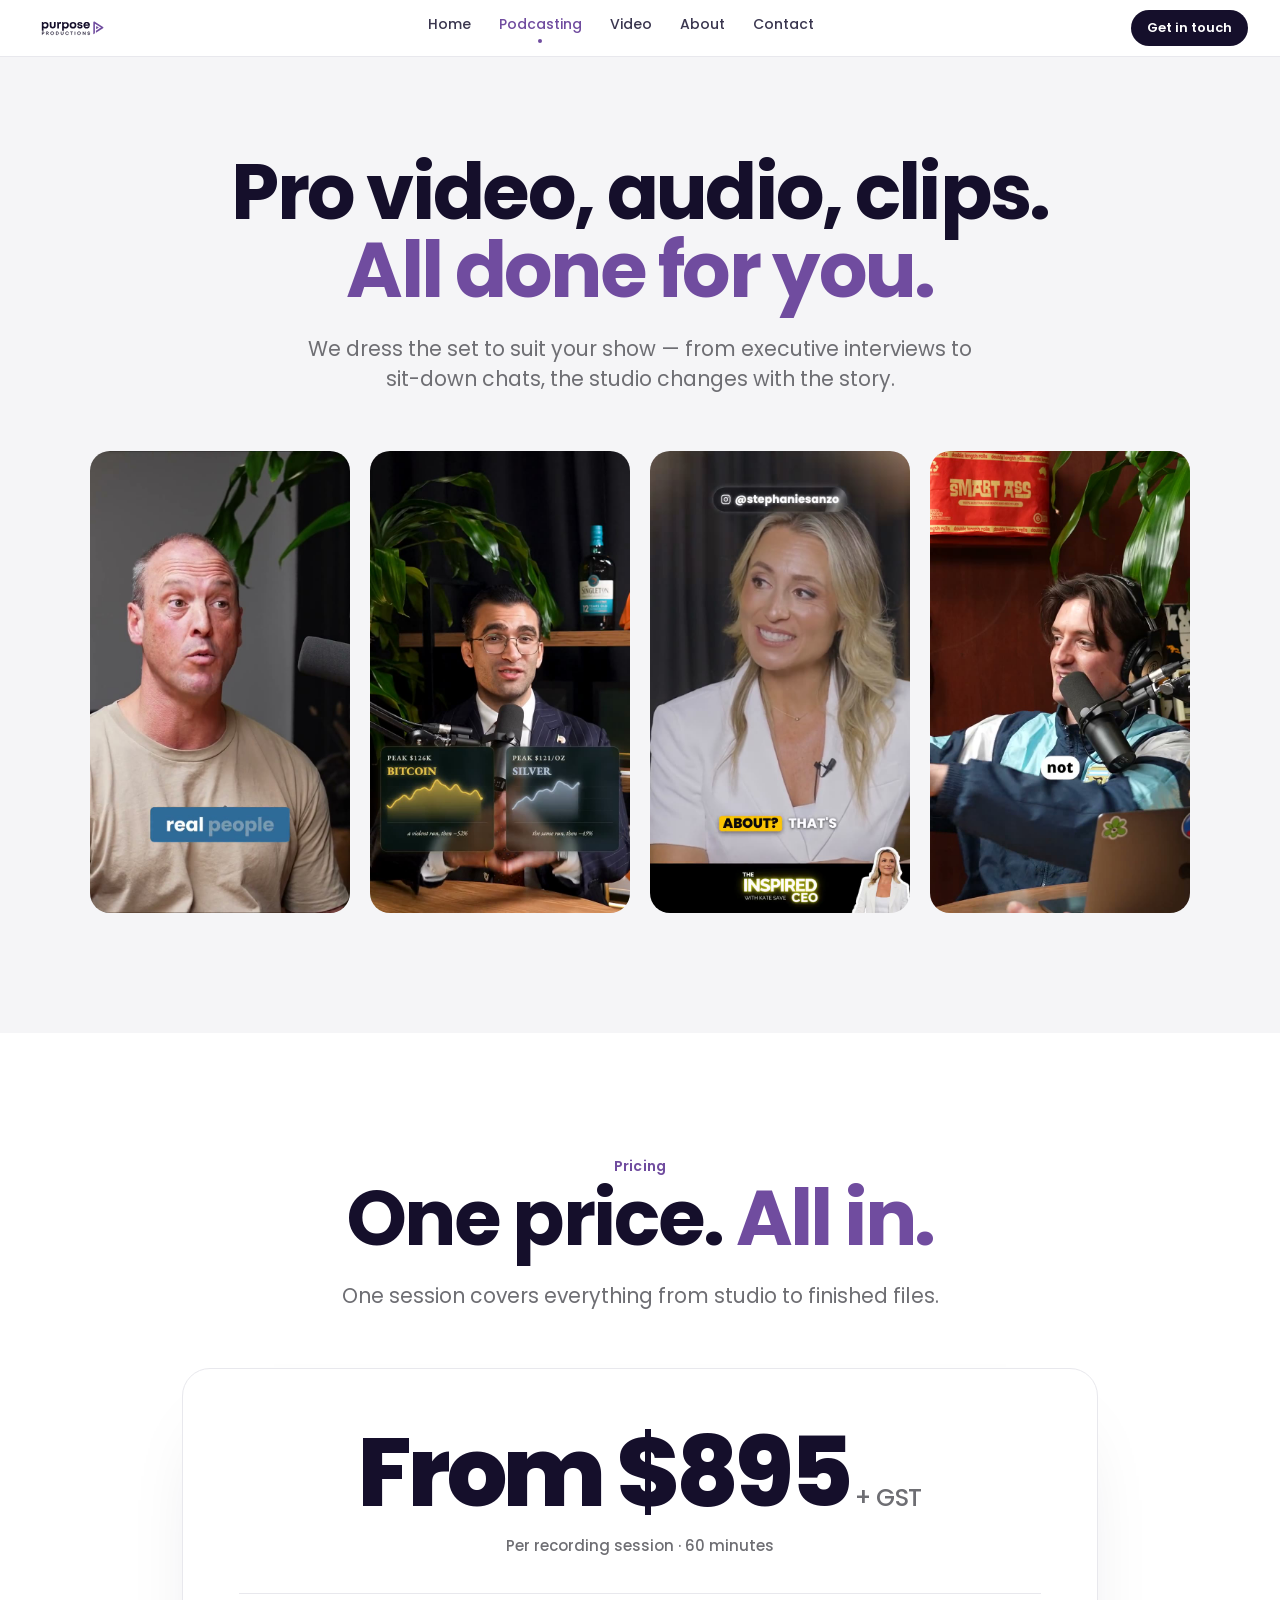
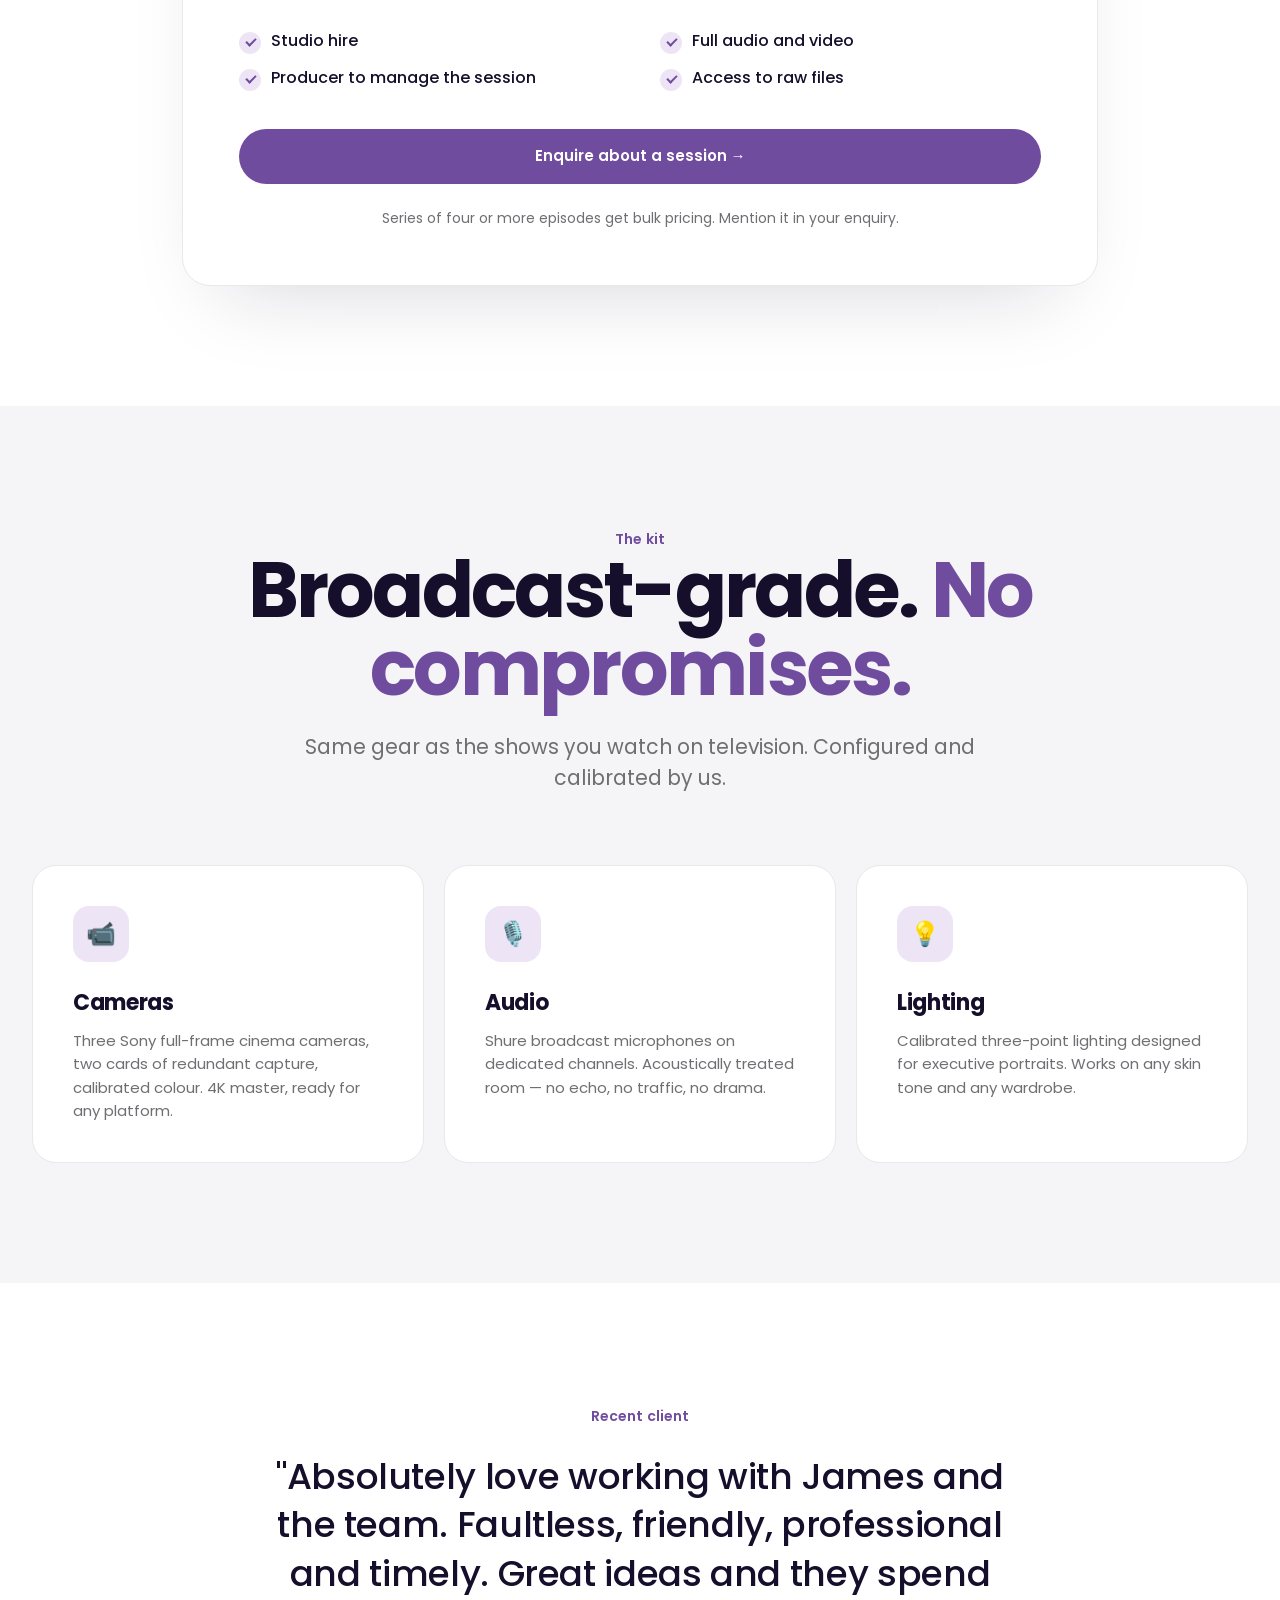
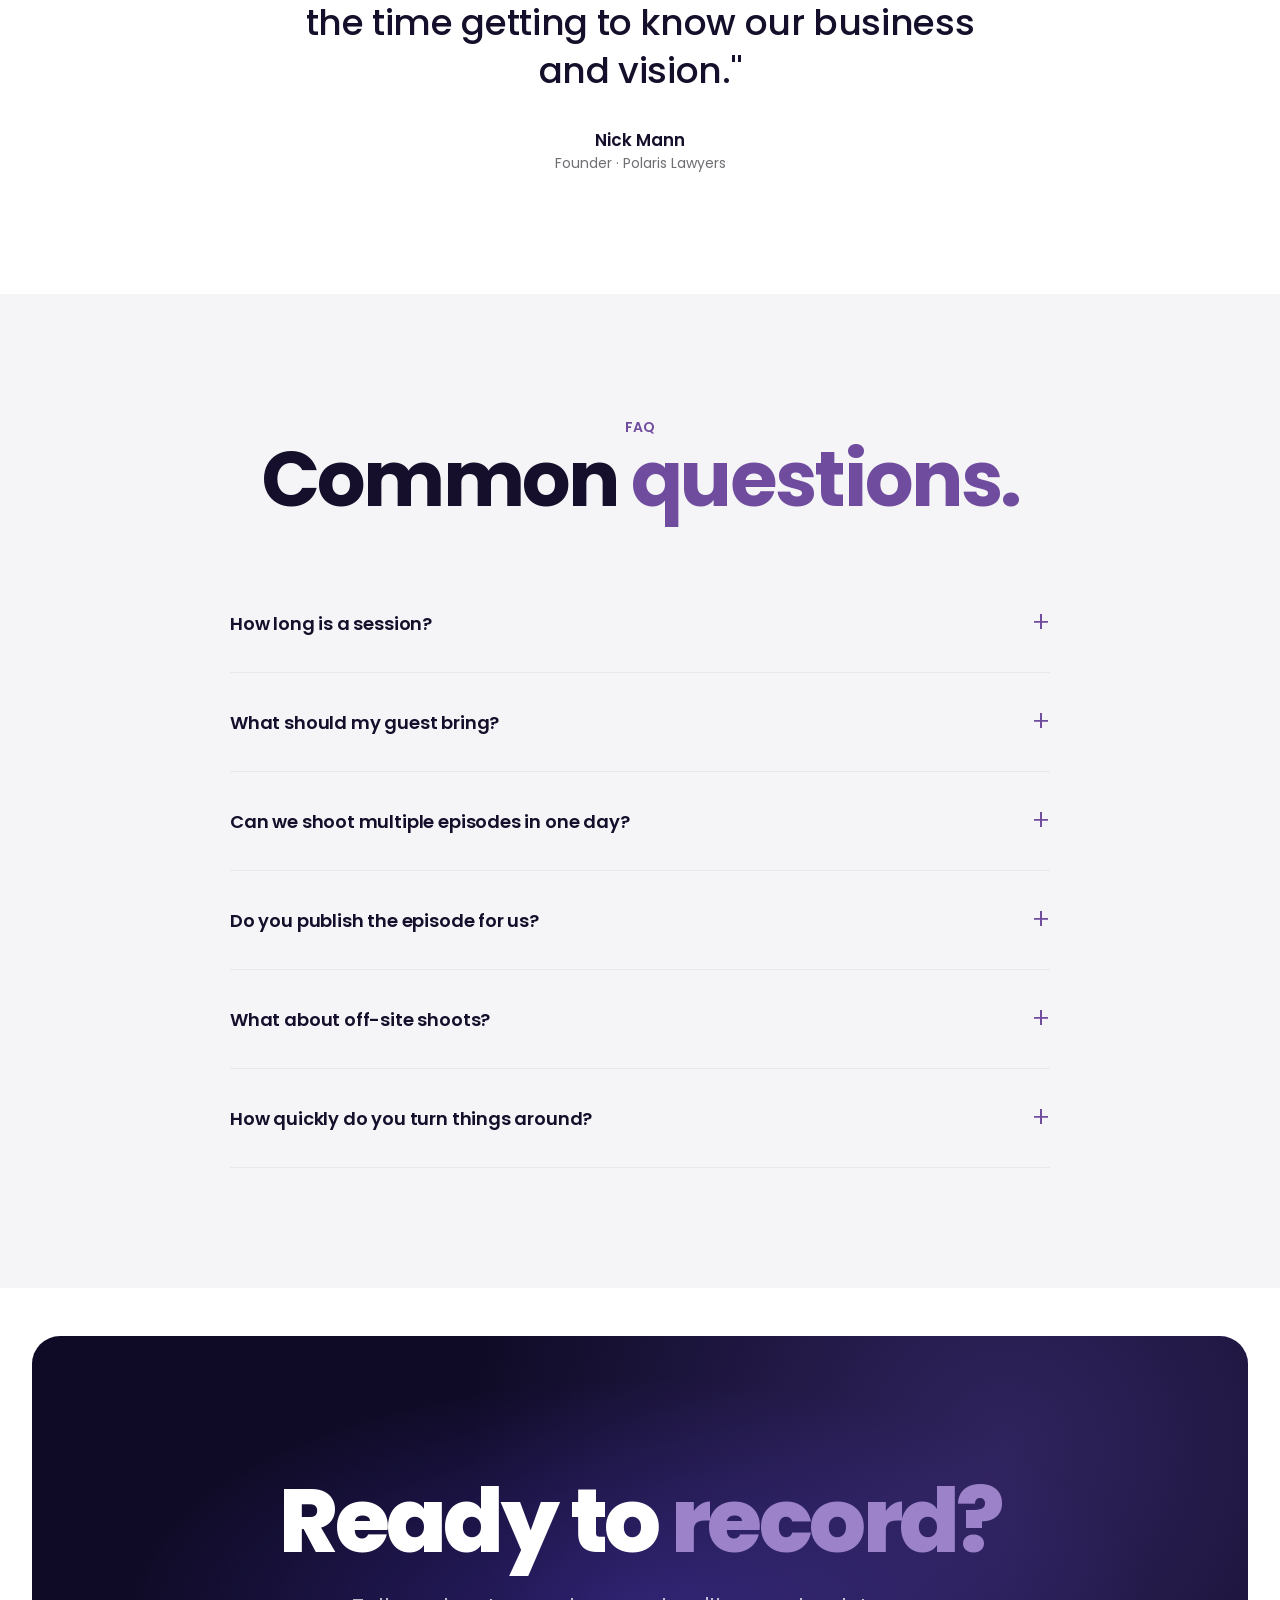
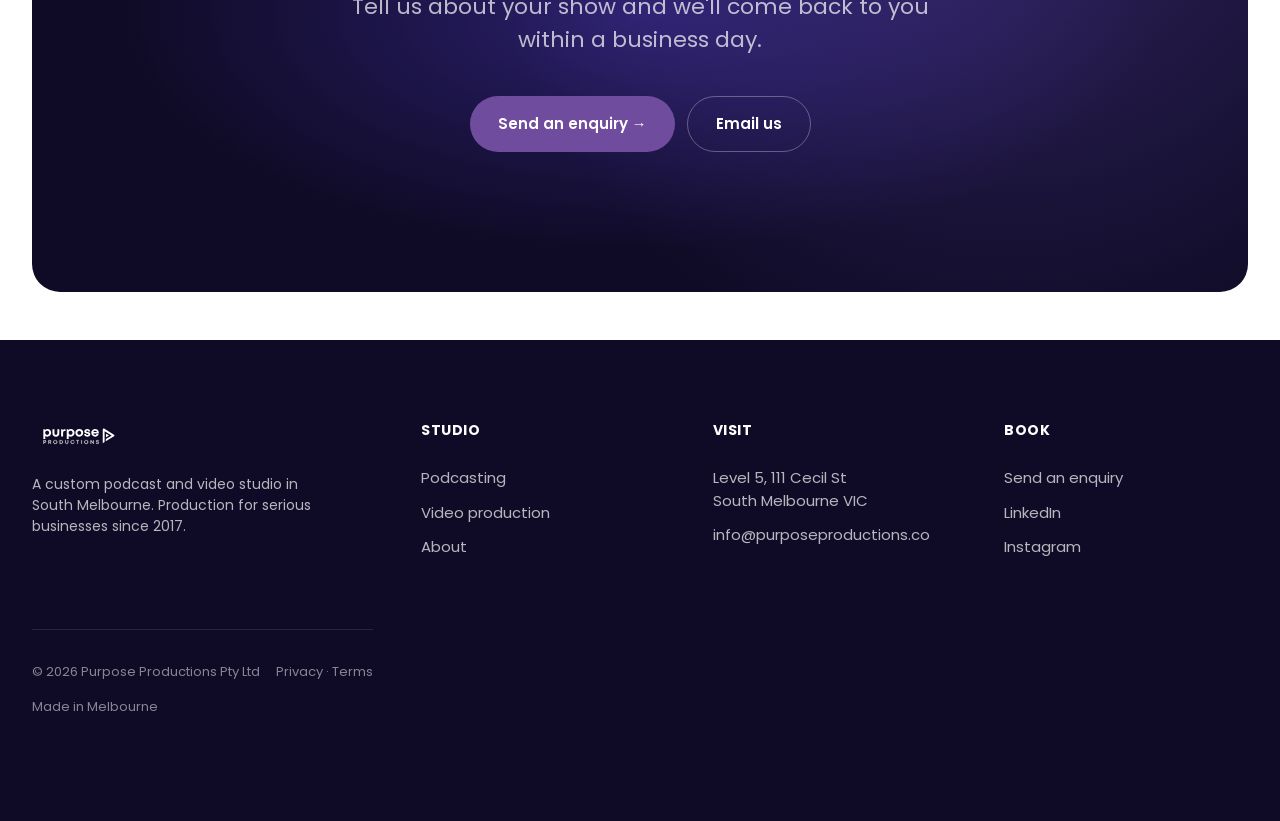
<file: podcasting.html>
<!doctype html>
<html lang="en">
<head>
<meta charset="utf-8">
<meta name="viewport" content="width=device-width, initial-scale=1">
<title>Podcasting — Purpose Productions · Melbourne podcast studio</title>
<meta name="description" content="End-to-end podcast production at our South Melbourne studio. From $895 + GST per session: studio hire, full audio and video, a producer to manage the session, and access to raw files.">
<link rel="preconnect" href="https://fonts.googleapis.com">
<link rel="preconnect" href="https://fonts.gstatic.com" crossorigin>
<link href="https://fonts.googleapis.com/css2?family=Poppins:wght@300;400;500;600;700;800&display=swap" rel="stylesheet">
<link rel="stylesheet" href="styles.css">
<link rel="icon" type="image/svg+xml" href="/assets/favicon.svg">
<link rel="canonical" href="https://www.purposeproductions.co/podcasting.html">
<meta property="og:site_name" content="Purpose Productions">
<meta property="og:type" content="website">
<meta property="og:url" content="https://www.purposeproductions.co/podcasting.html">
<meta property="og:title" content="Podcasting — Purpose Productions">
<meta property="og:description" content="Pro video, audio and clips — all done for you. Broadcast-grade podcast production from our South Melbourne studio.">
<meta property="og:image" content="https://www.purposeproductions.co/assets/og-image.jpg">
<meta property="og:image:width" content="1200">
<meta property="og:image:height" content="630">
<meta name="twitter:card" content="summary_large_image">
<meta name="twitter:title" content="Podcasting — Purpose Productions">
<meta name="twitter:description" content="Pro video, audio and clips — all done for you.">
<meta name="twitter:image" content="https://www.purposeproductions.co/assets/og-image.jpg">
<script type="application/ld+json">
{
  "@context": "https://schema.org",
  "@type": "FAQPage",
  "mainEntity": [
    {
      "@type": "Question",
      "name": "How long is a podcast session at Purpose Productions?",
      "acceptedAnswer": { "@type": "Answer", "text": "60 minutes. Enough for a tight episode without dragging." }
    },
    {
      "@type": "Question",
      "name": "What should my guest bring?",
      "acceptedAnswer": { "@type": "Answer", "text": "Themselves. We don't send a brief — just show up and start talking. We handle the rest." }
    },
    {
      "@type": "Question",
      "name": "Can we shoot multiple episodes in one day?",
      "acceptedAnswer": { "@type": "Answer", "text": "Yes — up to eight episodes in a single day if you want to bank a whole season." }
    },
    {
      "@type": "Question",
      "name": "Do you publish the episode for us?",
      "acceptedAnswer": { "@type": "Answer", "text": "Yes if you want us to. We can publish straight to Spotify, Apple Podcasts and YouTube under your account, or hand you finished files to publish yourself." }
    },
    {
      "@type": "Question",
      "name": "What about off-site shoots?",
      "acceptedAnswer": { "@type": "Answer", "text": "We do off-site recording for events, conferences and on-location interviews. Quote is custom — same crew, just travelling. Mention it in your enquiry." }
    },
    {
      "@type": "Question",
      "name": "How quickly do you turn things around?",
      "acceptedAnswer": { "@type": "Answer", "text": "First cut in three to four days as standard. Next-day turnaround available on request." }
    }
  ]
}
</script>
<!-- Meta Pixel -->
<script>
!function(f,b,e,v,n,t,s)
{if(f.fbq)return;n=f.fbq=function(){n.callMethod?
n.callMethod.apply(n,arguments):n.queue.push(arguments)};
if(!f._fbq)f._fbq=n;n.push=n;n.loaded=!0;n.version='2.0';
n.queue=[];t=b.createElement(e);t.async=!0;
t.src=v;s=b.getElementsByTagName(e)[0];
s.parentNode.insertBefore(t,s)}(window,document,'script',
'https://connect.facebook.net/en_US/fbevents.js');
fbq('init', '1085882244095537');
fbq('track', 'PageView');
</script>
<noscript><img height="1" width="1" style="display:none"
src="https://www.facebook.com/tr?id=1085882244095537&ev=PageView&noscript=1"
/></noscript>
</head>
<body>

<nav>
  <div class="wrap">
    <a href="index.html" class="logo"><img src="assets/logo.svg" alt="Purpose Productions" class="logo-svg"></a>
    <div class="nav-links">
      <a href="index.html">Home</a>
      <a href="podcasting.html" class="is-active">Podcasting</a>
      <a href="video.html">Video</a>
      <a href="about.html">About</a>
      <a href="index.html#contact">Contact</a>
    </div>
    <a class="nav-cta" href="index.html#contact">Get in touch</a>
  </div>
</nav>

<!-- WHAT WE MAKE — clip reel -->
<section class="alt page-lead">
  <div class="wrap">
    <div class="sec-head--center center">
      <h1 class="sec-title" style="margin-left:auto;margin-right:auto;">Pro video, audio, clips. <span class="accent">All done for you.</span></h1>
      <p class="sec-lede">We dress the set to suit your show — from executive interviews to sit-down chats, the studio changes with the story.</p>
    </div>
    <div class="reel">
      <div class="reel__item">
        <video src="assets/clips/clip-1.mp4" poster="assets/clips/clip-1-poster.jpg" autoplay muted loop playsinline preload="metadata"></video>
      </div>
      <div class="reel__item">
        <video src="assets/clips/clip-2.mp4" poster="assets/clips/clip-2-poster.jpg" autoplay muted loop playsinline preload="metadata"></video>
      </div>
      <div class="reel__item">
        <video src="assets/clips/clip-3.mp4" poster="assets/clips/clip-3-poster.jpg" autoplay muted loop playsinline preload="metadata"></video>
      </div>
      <div class="reel__item">
        <video src="assets/clips/clip-4.mp4" poster="assets/clips/clip-4-poster.jpg" autoplay muted loop playsinline preload="metadata"></video>
      </div>
    </div>
  </div>
</section>

<!-- PRICING -->
<section>
  <div class="wrap--narrow">
    <div class="sec-head--center center">
      <span class="sec-eyebrow">Pricing</span>
      <h2 class="sec-title" style="margin-left:auto;margin-right:auto;">One price. <span class="accent">All in.</span></h2>
      <p class="sec-lede">One session covers everything from studio to finished files.</p>
    </div>
    <div class="pricing-card">
      <div class="pricing-card__head">
        <div class="pricing-card__num">From $895<span class="pricing-card__gst"> + GST</span></div>
        <div class="pricing-card__label">Per recording session · 60 minutes</div>
      </div>
      <ul class="check-list">
        <li>Studio hire</li>
        <li>Full audio and video</li>
        <li>Producer to manage the session</li>
        <li>Access to raw files</li>
      </ul>
      <a class="btn btn--primary" href="index.html#contact" style="width:100%;justify-content:center;margin-top:8px;">Enquire about a session →</a>
      <p class="pricing-card__note">Series of four or more episodes get bulk pricing. Mention it in your enquiry.</p>
    </div>
  </div>
</section>

<!-- STUDIO SPECS -->
<section class="alt">
  <div class="wrap">
    <div class="sec-head--center center">
      <span class="sec-eyebrow">The kit</span>
      <h2 class="sec-title" style="margin-left:auto;margin-right:auto;">Broadcast-grade. <span class="accent">No compromises.</span></h2>
      <p class="sec-lede">Same gear as the shows you watch on television. Configured and calibrated by us.</p>
    </div>
    <div class="features">
      <div class="card">
        <div class="card__icon">📹</div>
        <div class="card__title">Cameras</div>
        <p class="card__body">Three Sony full-frame cinema cameras, two cards of redundant capture, calibrated colour. 4K master, ready for any platform.</p>
      </div>
      <div class="card">
        <div class="card__icon">🎙️</div>
        <div class="card__title">Audio</div>
        <p class="card__body">Shure broadcast microphones on dedicated channels. Acoustically treated room — no echo, no traffic, no drama.</p>
      </div>
      <div class="card">
        <div class="card__icon">💡</div>
        <div class="card__title">Lighting</div>
        <p class="card__body">Calibrated three-point lighting designed for executive portraits. Works on any skin tone and any wardrobe.</p>
      </div>
    </div>
  </div>
</section>

<!-- TESTIMONIAL -->
<section>
  <div class="wrap--narrow center">
    <span class="sec-eyebrow">Recent client</span>
    <p style="font-size:clamp(24px, 3vw, 36px); font-weight:500; line-height:1.35; letter-spacing:-0.01em; color:var(--ink); margin: 24px 0 32px; max-width: 32ch; margin-left:auto; margin-right:auto;">"Absolutely love working with James and the team. Faultless, friendly, professional and timely. Great ideas and they spend the time getting to know our business and vision."</p>
    <p style="font-weight:600; color:var(--ink);">Nick Mann</p>
    <p style="font-size:14px; color:var(--muted);">Founder · Polaris Lawyers</p>
  </div>
</section>

<!-- FAQ -->
<section class="alt">
  <div class="wrap">
    <div class="sec-head--center center">
      <span class="sec-eyebrow">FAQ</span>
      <h2 class="sec-title" style="margin-left:auto;margin-right:auto;">Common <span class="accent">questions.</span></h2>
    </div>
    <div class="faq">
      <details class="faq__item">
        <summary class="faq__q">How long is a session?</summary>
        <div class="faq__a">60 minutes. Enough for a tight episode without dragging.</div>
      </details>
      <details class="faq__item">
        <summary class="faq__q">What should my guest bring?</summary>
        <div class="faq__a">Themselves. We don't send a brief — just show up and start talking. We handle the rest.</div>
      </details>
      <details class="faq__item">
        <summary class="faq__q">Can we shoot multiple episodes in one day?</summary>
        <div class="faq__a">Yes — up to eight episodes in a single day if you want to bank a whole season.</div>
      </details>
      <details class="faq__item">
        <summary class="faq__q">Do you publish the episode for us?</summary>
        <div class="faq__a">Yes if you want us to. We can publish straight to Spotify, Apple Podcasts and YouTube under your account, or hand you finished files to publish yourself.</div>
      </details>
      <details class="faq__item">
        <summary class="faq__q">What about off-site shoots?</summary>
        <div class="faq__a">We do off-site recording for events, conferences and on-location interviews. Quote is custom — same crew, just travelling. Mention it in your enquiry.</div>
      </details>
      <details class="faq__item">
        <summary class="faq__q">How quickly do you turn things around?</summary>
        <div class="faq__a">First cut in three to four days as standard. Next-day turnaround available on request.</div>
      </details>
    </div>
  </div>
</section>

<!-- FINAL CTA -->
<div class="cta-final">
  <div class="cta-final__inner wrap--narrow">
    <h2>Ready to <span style="color:var(--purple-accent);">record?</span></h2>
    <p>Tell us about your show and we'll come back to you within a business day.</p>
    <div class="cta-final__ctas">
      <a class="btn btn--primary" href="index.html#contact">Send an enquiry →</a>
      <a class="btn btn--outline-white" href="mailto:info@purposeproductions.co">Email us</a>
    </div>
  </div>
</div>

<!-- FOOTER -->
<footer class="site">
  <div class="wrap">
    <div class="brand">
      <img src="assets/logo.svg" alt="Purpose Productions">
      <p>A custom podcast and video studio in South Melbourne. Production for serious businesses since 2017.</p>
    </div>
    <div class="col">
      <h4>Studio</h4>
      <a href="podcasting.html">Podcasting</a>
      <a href="video.html">Video production</a>
      <a href="about.html">About</a>
    </div>
    <div class="col">
      <h4>Visit</h4>
      <a href="https://maps.google.com/?q=Level+5+111+Cecil+Street+South+Melbourne" target="_blank" rel="noopener">Level 5, 111 Cecil St<br>South Melbourne VIC</a>
      <a href="mailto:info@purposeproductions.co">info@purposeproductions.co</a>
    </div>
    <div class="col">
      <h4>Book</h4>
      <a href="index.html#contact">Send an enquiry</a>
      <a href="https://www.linkedin.com/in/jamesshadrach" target="_blank" rel="noopener">LinkedIn</a>
      <a href="https://instagram.com/purposeproductions.co" target="_blank" rel="noopener">Instagram</a>
    </div>
  </div>
  <div class="wrap">
    <div class="legal">
      <span>© 2026 Purpose Productions Pty Ltd</span>
      <span><a href="privacy.html">Privacy</a> · <a href="terms.html">Terms</a></span>
      <span>Made in Melbourne</span>
    </div>
  </div>
</footer>

</body>
</html>
</file>
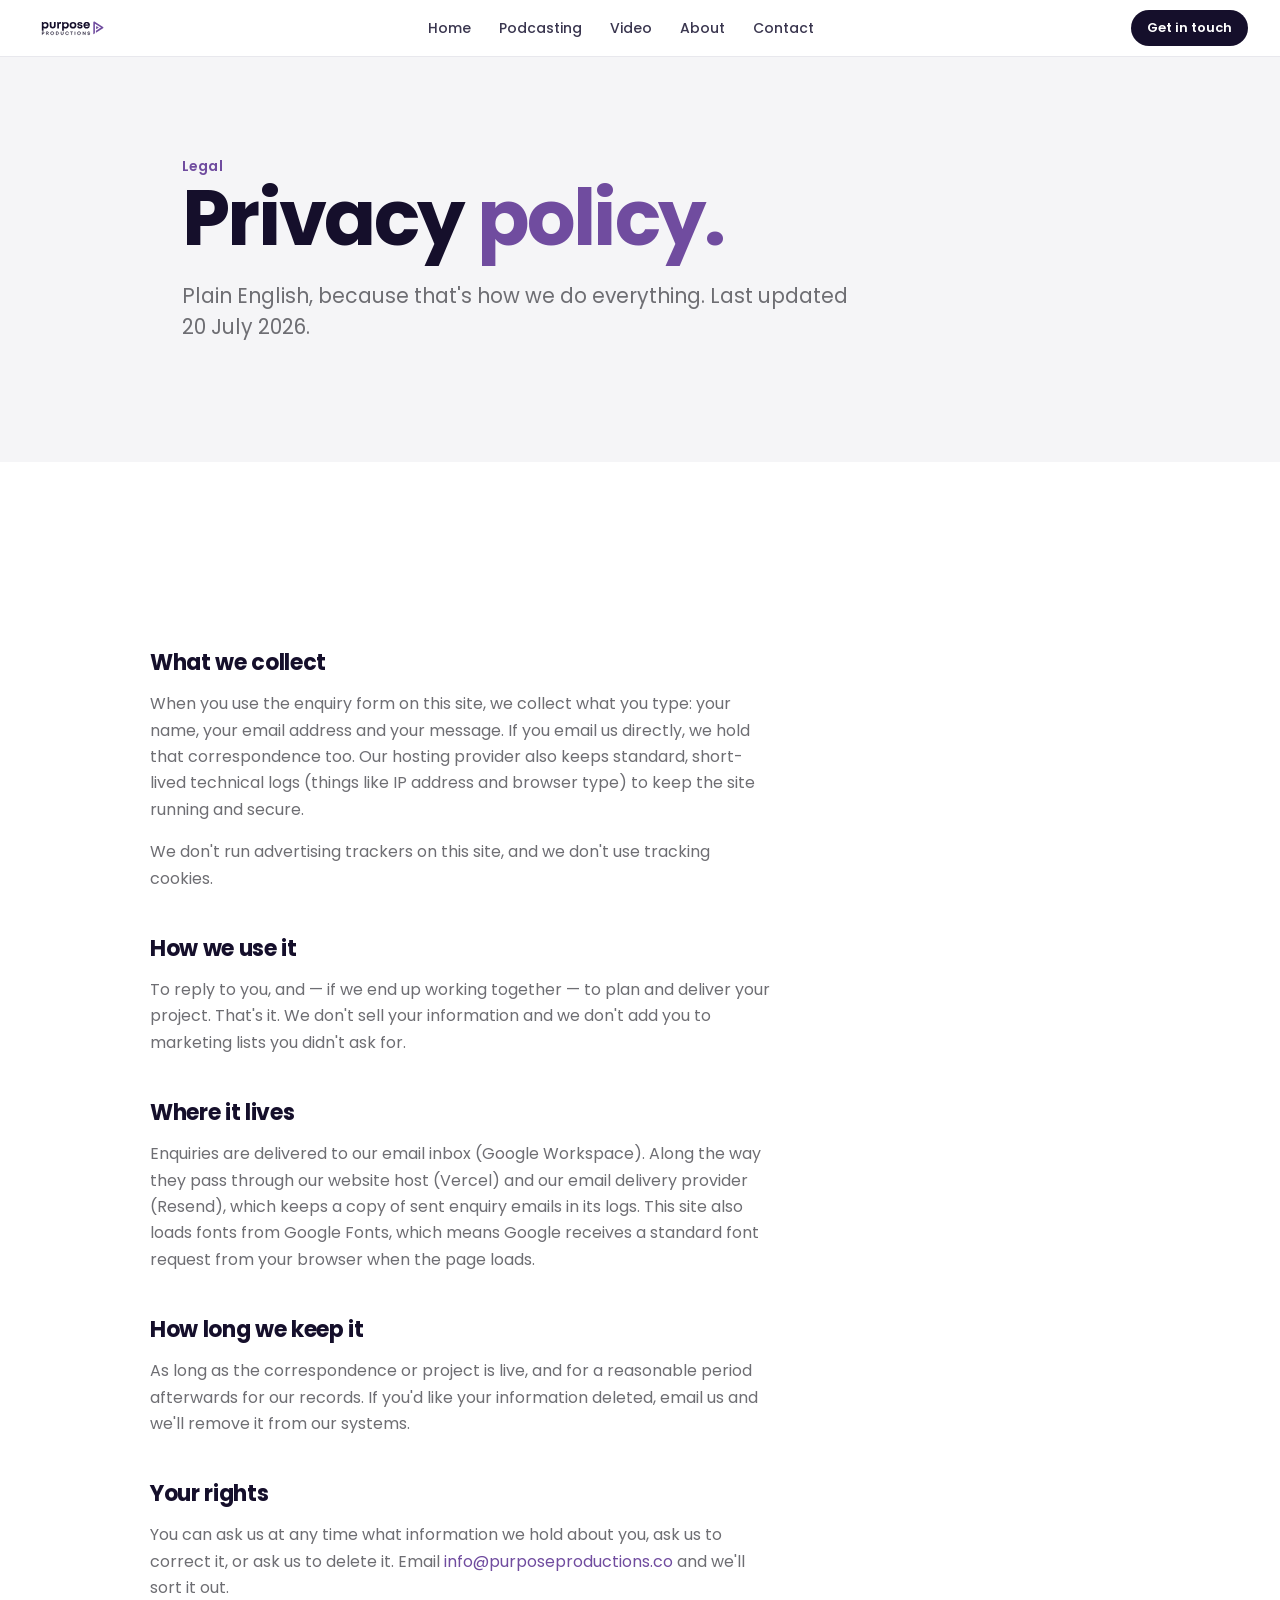
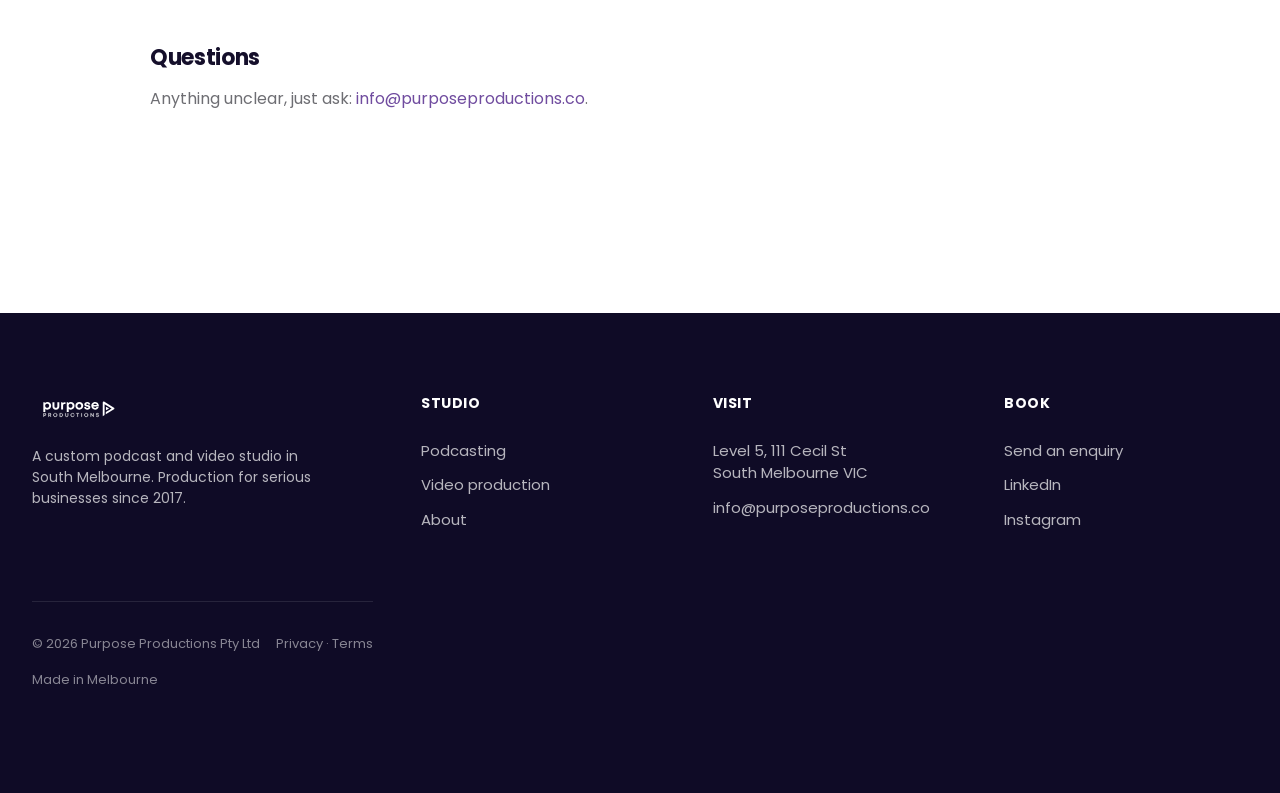
<file: privacy.html>
<!doctype html>
<html lang="en">
<head>
<meta charset="utf-8">
<meta name="viewport" content="width=device-width, initial-scale=1">
<title>Privacy policy — Purpose Productions</title>
<meta name="description" content="What information Purpose Productions collects through this website, how it's used, and how to have it removed.">
<link rel="preconnect" href="https://fonts.googleapis.com">
<link rel="preconnect" href="https://fonts.gstatic.com" crossorigin>
<link href="https://fonts.googleapis.com/css2?family=Poppins:wght@300;400;500;600;700;800&display=swap" rel="stylesheet">
<link rel="stylesheet" href="styles.css">
<link rel="icon" type="image/svg+xml" href="/assets/favicon.svg">
<link rel="canonical" href="https://www.purposeproductions.co/privacy.html">
</head>
<body>

<nav>
  <div class="wrap">
    <a href="index.html" class="logo"><img src="assets/logo.svg" alt="Purpose Productions" class="logo-svg"></a>
    <div class="nav-links">
      <a href="index.html">Home</a>
      <a href="podcasting.html">Podcasting</a>
      <a href="video.html">Video</a>
      <a href="about.html">About</a>
      <a href="index.html#contact">Contact</a>
    </div>
    <a class="nav-cta" href="index.html#contact">Get in touch</a>
  </div>
</nav>

<section class="alt page-lead">
  <div class="wrap--narrow">
    <span class="sec-eyebrow">Legal</span>
    <h1 class="sec-title">Privacy <span class="accent">policy.</span></h1>
    <p class="sec-lede">Plain English, because that's how we do everything. Last updated 20 July 2026.</p>
  </div>
</section>

<section>
  <div class="wrap--narrow legal-prose">
    <h2>What we collect</h2>
    <p>When you use the enquiry form on this site, we collect what you type: your name, your email address and your message. If you email us directly, we hold that correspondence too. Our hosting provider also keeps standard, short-lived technical logs (things like IP address and browser type) to keep the site running and secure.</p>
    <p>We don't run advertising trackers on this site, and we don't use tracking cookies.</p>

    <h2>How we use it</h2>
    <p>To reply to you, and — if we end up working together — to plan and deliver your project. That's it. We don't sell your information and we don't add you to marketing lists you didn't ask for.</p>

    <h2>Where it lives</h2>
    <p>Enquiries are delivered to our email inbox (Google Workspace). Along the way they pass through our website host (Vercel) and our email delivery provider (Resend), which keeps a copy of sent enquiry emails in its logs. This site also loads fonts from Google Fonts, which means Google receives a standard font request from your browser when the page loads.</p>

    <h2>How long we keep it</h2>
    <p>As long as the correspondence or project is live, and for a reasonable period afterwards for our records. If you'd like your information deleted, email us and we'll remove it from our systems.</p>

    <h2>Your rights</h2>
    <p>You can ask us at any time what information we hold about you, ask us to correct it, or ask us to delete it. Email <a href="mailto:info@purposeproductions.co">info@purposeproductions.co</a> and we'll sort it out.</p>

    <h2>Questions</h2>
    <p>Anything unclear, just ask: <a href="mailto:info@purposeproductions.co">info@purposeproductions.co</a>.</p>
  </div>
</section>

<footer class="site">
  <div class="wrap">
    <div class="brand">
      <img src="assets/logo.svg" alt="Purpose Productions">
      <p>A custom podcast and video studio in South Melbourne. Production for serious businesses since 2017.</p>
    </div>
    <div class="col">
      <h4>Studio</h4>
      <a href="podcasting.html">Podcasting</a>
      <a href="video.html">Video production</a>
      <a href="about.html">About</a>
    </div>
    <div class="col">
      <h4>Visit</h4>
      <a href="https://maps.google.com/?q=Level+5+111+Cecil+Street+South+Melbourne" target="_blank" rel="noopener">Level 5, 111 Cecil St<br>South Melbourne VIC</a>
      <a href="mailto:info@purposeproductions.co">info@purposeproductions.co</a>
    </div>
    <div class="col">
      <h4>Book</h4>
      <a href="index.html#contact">Send an enquiry</a>
      <a href="https://www.linkedin.com/in/jamesshadrach" target="_blank" rel="noopener">LinkedIn</a>
      <a href="https://instagram.com/purposeproductions.co" target="_blank" rel="noopener">Instagram</a>
    </div>
  </div>
  <div class="wrap">
    <div class="legal">
      <span>© 2026 Purpose Productions Pty Ltd</span>
      <span><a href="privacy.html">Privacy</a> · <a href="terms.html">Terms</a></span>
      <span>Made in Melbourne</span>
    </div>
  </div>
</footer>

</body>
</html>
</file>
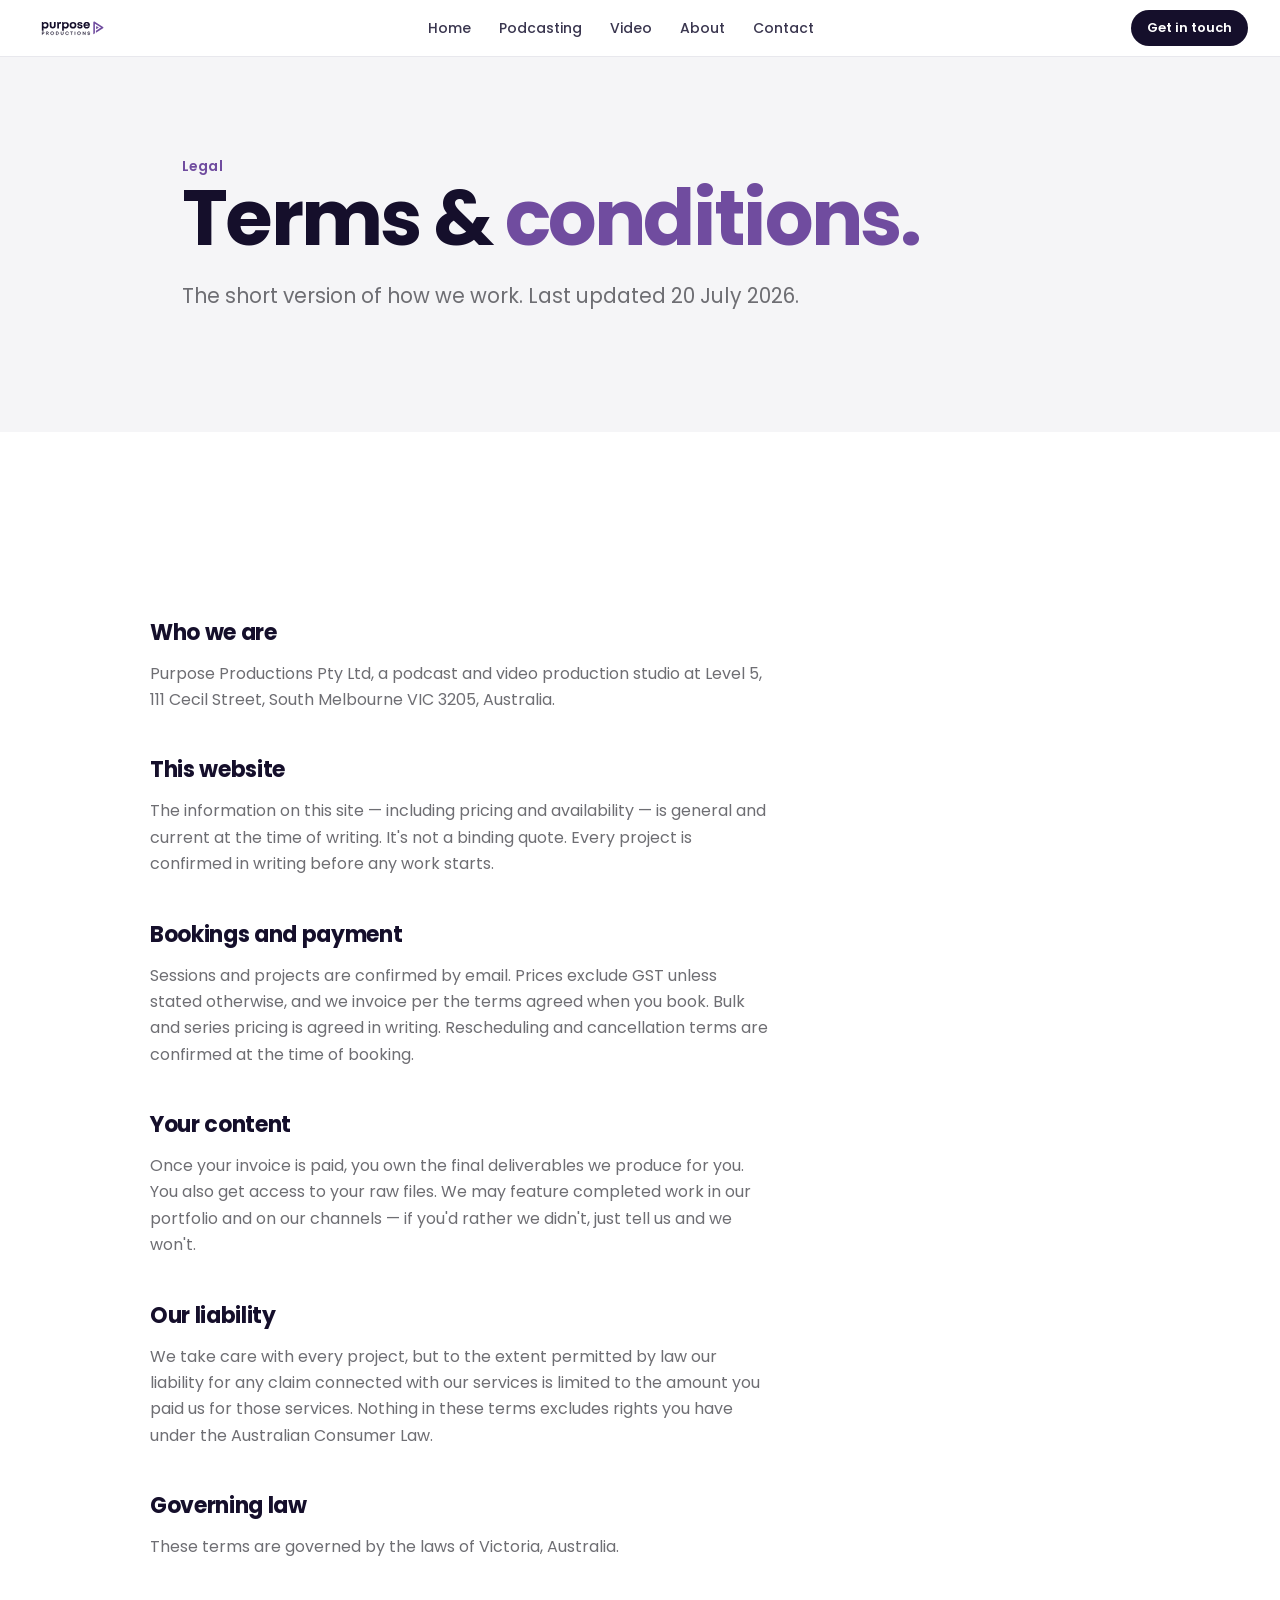
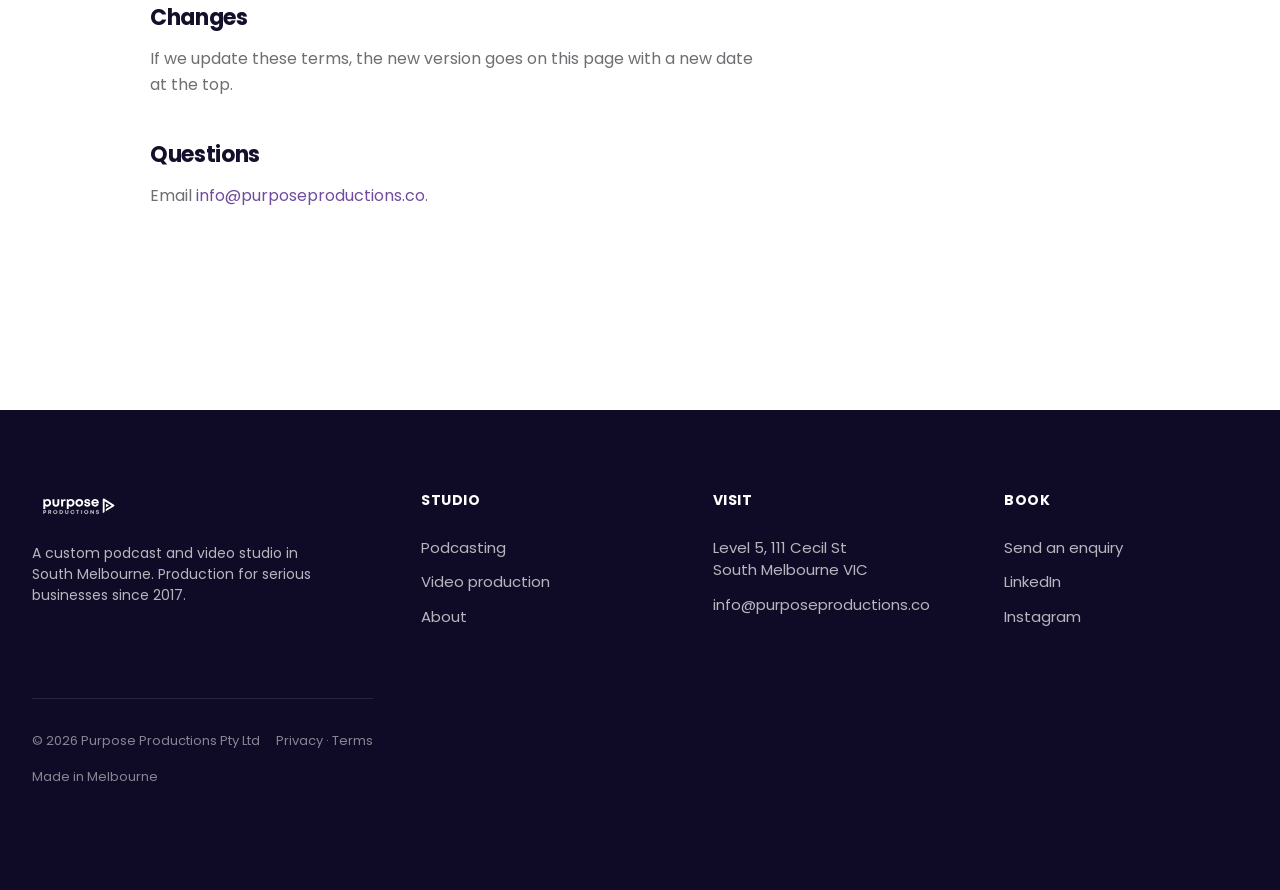
<file: terms.html>
<!doctype html>
<html lang="en">
<head>
<meta charset="utf-8">
<meta name="viewport" content="width=device-width, initial-scale=1">
<title>Terms — Purpose Productions</title>
<meta name="description" content="The terms that apply to this website and to working with Purpose Productions.">
<link rel="preconnect" href="https://fonts.googleapis.com">
<link rel="preconnect" href="https://fonts.gstatic.com" crossorigin>
<link href="https://fonts.googleapis.com/css2?family=Poppins:wght@300;400;500;600;700;800&display=swap" rel="stylesheet">
<link rel="stylesheet" href="styles.css">
<link rel="icon" type="image/svg+xml" href="/assets/favicon.svg">
<link rel="canonical" href="https://www.purposeproductions.co/terms.html">
</head>
<body>

<nav>
  <div class="wrap">
    <a href="index.html" class="logo"><img src="assets/logo.svg" alt="Purpose Productions" class="logo-svg"></a>
    <div class="nav-links">
      <a href="index.html">Home</a>
      <a href="podcasting.html">Podcasting</a>
      <a href="video.html">Video</a>
      <a href="about.html">About</a>
      <a href="index.html#contact">Contact</a>
    </div>
    <a class="nav-cta" href="index.html#contact">Get in touch</a>
  </div>
</nav>

<section class="alt page-lead">
  <div class="wrap--narrow">
    <span class="sec-eyebrow">Legal</span>
    <h1 class="sec-title">Terms &amp; <span class="accent">conditions.</span></h1>
    <p class="sec-lede">The short version of how we work. Last updated 20 July 2026.</p>
  </div>
</section>

<section>
  <div class="wrap--narrow legal-prose">
    <h2>Who we are</h2>
    <p>Purpose Productions Pty Ltd, a podcast and video production studio at Level 5, 111 Cecil Street, South Melbourne VIC 3205, Australia.</p>

    <h2>This website</h2>
    <p>The information on this site — including pricing and availability — is general and current at the time of writing. It's not a binding quote. Every project is confirmed in writing before any work starts.</p>

    <h2>Bookings and payment</h2>
    <p>Sessions and projects are confirmed by email. Prices exclude GST unless stated otherwise, and we invoice per the terms agreed when you book. Bulk and series pricing is agreed in writing. Rescheduling and cancellation terms are confirmed at the time of booking.</p>

    <h2>Your content</h2>
    <p>Once your invoice is paid, you own the final deliverables we produce for you. You also get access to your raw files. We may feature completed work in our portfolio and on our channels — if you'd rather we didn't, just tell us and we won't.</p>

    <h2>Our liability</h2>
    <p>We take care with every project, but to the extent permitted by law our liability for any claim connected with our services is limited to the amount you paid us for those services. Nothing in these terms excludes rights you have under the Australian Consumer Law.</p>

    <h2>Governing law</h2>
    <p>These terms are governed by the laws of Victoria, Australia.</p>

    <h2>Changes</h2>
    <p>If we update these terms, the new version goes on this page with a new date at the top.</p>

    <h2>Questions</h2>
    <p>Email <a href="mailto:info@purposeproductions.co">info@purposeproductions.co</a>.</p>
  </div>
</section>

<footer class="site">
  <div class="wrap">
    <div class="brand">
      <img src="assets/logo.svg" alt="Purpose Productions">
      <p>A custom podcast and video studio in South Melbourne. Production for serious businesses since 2017.</p>
    </div>
    <div class="col">
      <h4>Studio</h4>
      <a href="podcasting.html">Podcasting</a>
      <a href="video.html">Video production</a>
      <a href="about.html">About</a>
    </div>
    <div class="col">
      <h4>Visit</h4>
      <a href="https://maps.google.com/?q=Level+5+111+Cecil+Street+South+Melbourne" target="_blank" rel="noopener">Level 5, 111 Cecil St<br>South Melbourne VIC</a>
      <a href="mailto:info@purposeproductions.co">info@purposeproductions.co</a>
    </div>
    <div class="col">
      <h4>Book</h4>
      <a href="index.html#contact">Send an enquiry</a>
      <a href="https://www.linkedin.com/in/jamesshadrach" target="_blank" rel="noopener">LinkedIn</a>
      <a href="https://instagram.com/purposeproductions.co" target="_blank" rel="noopener">Instagram</a>
    </div>
  </div>
  <div class="wrap">
    <div class="legal">
      <span>© 2026 Purpose Productions Pty Ltd</span>
      <span><a href="privacy.html">Privacy</a> · <a href="terms.html">Terms</a></span>
      <span>Made in Melbourne</span>
    </div>
  </div>
</footer>

</body>
</html>
</file>
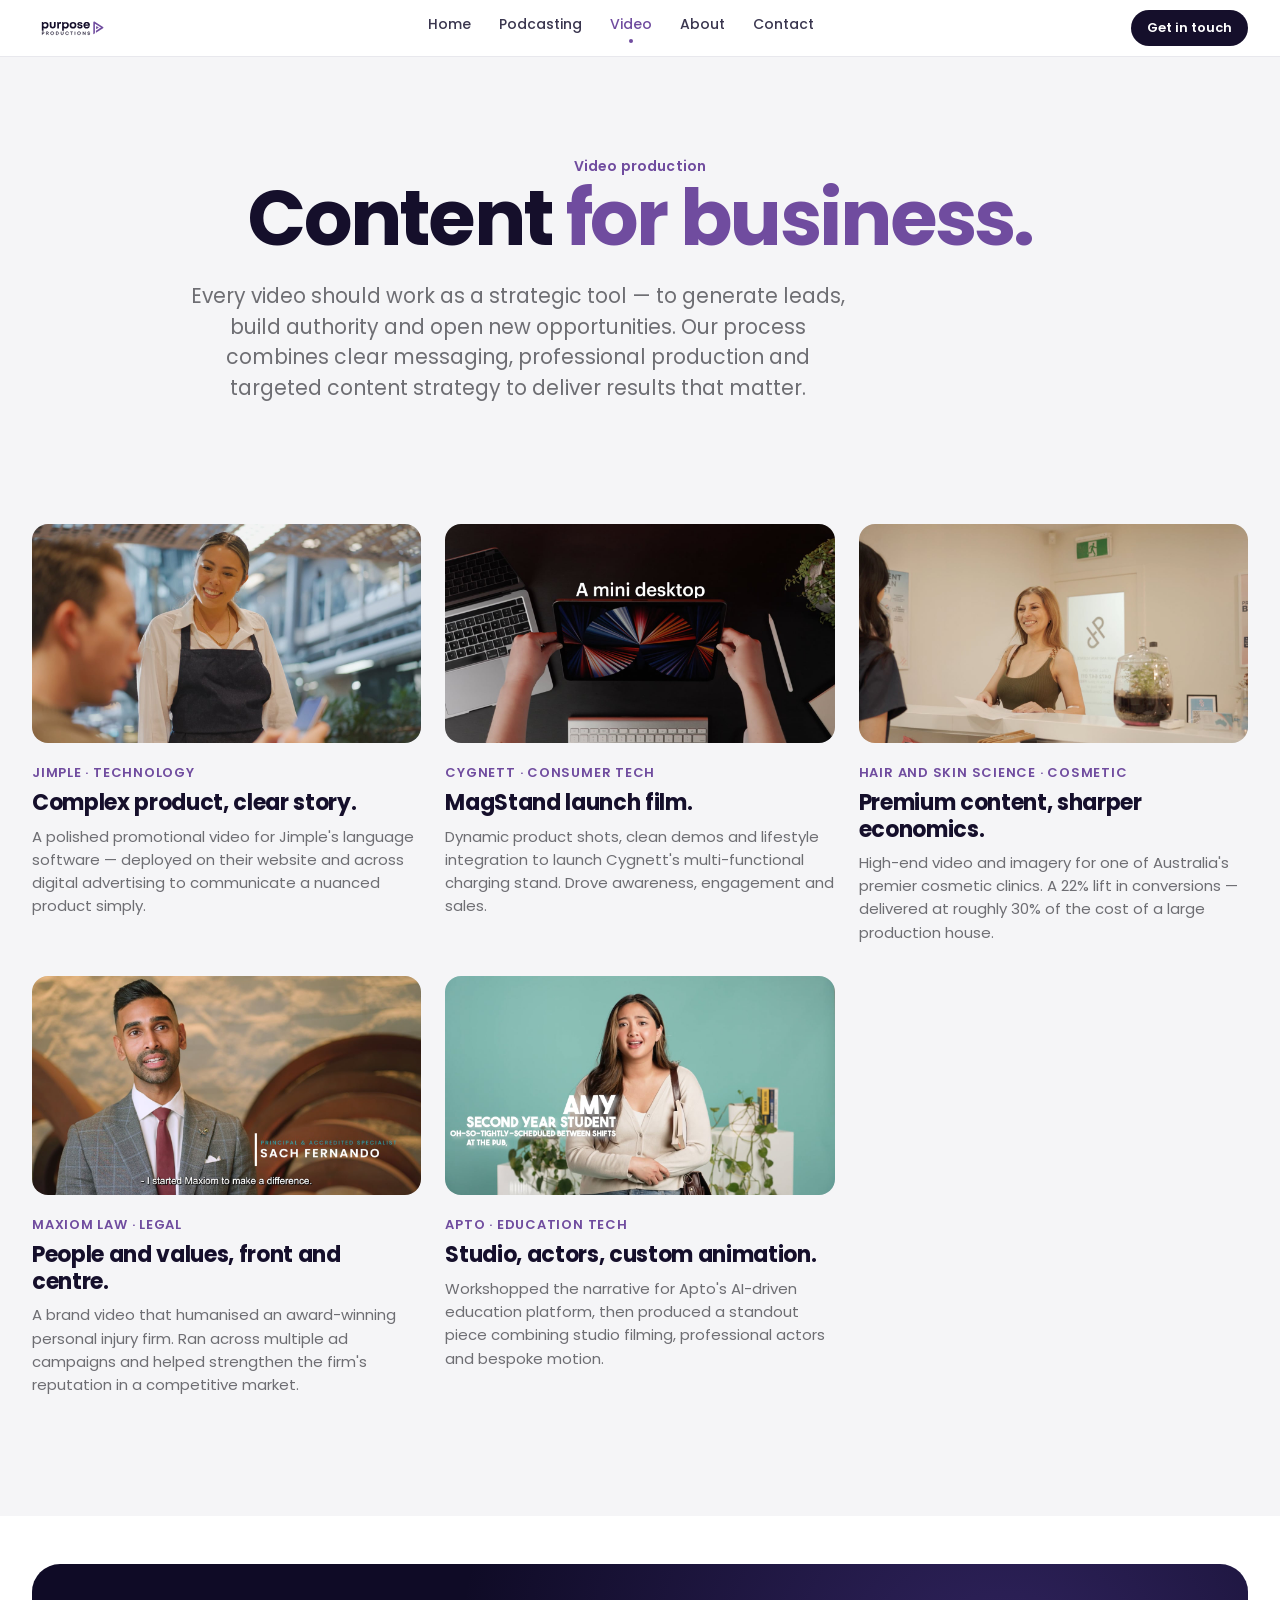
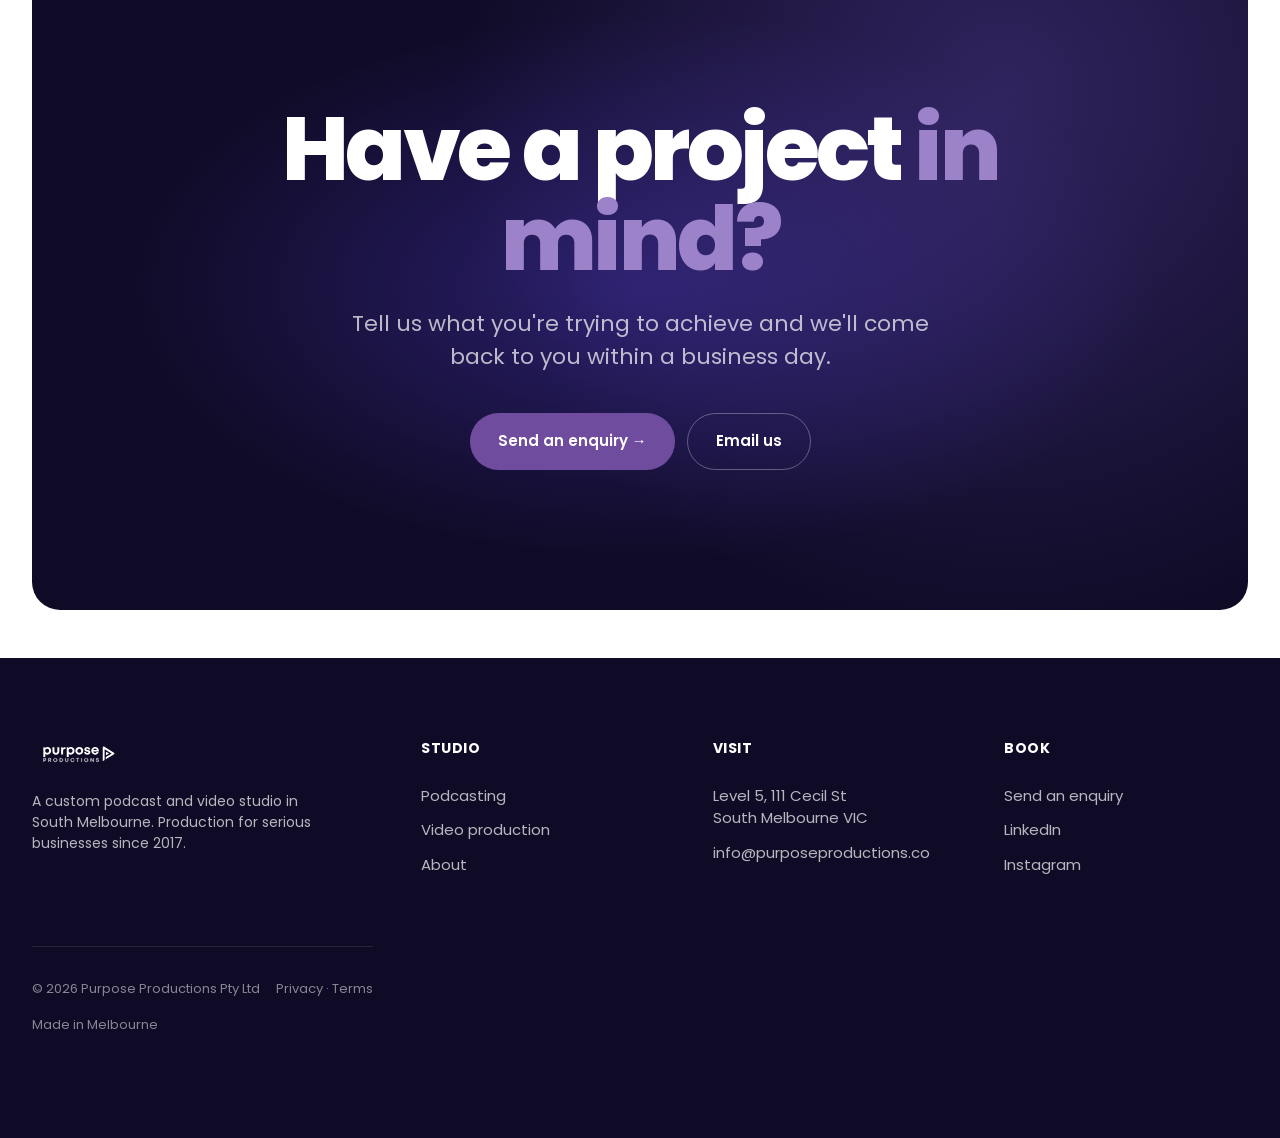
<file: video.html>
<!doctype html>
<html lang="en">
<head>
<meta charset="utf-8">
<meta name="viewport" content="width=device-width, initial-scale=1">
<title>Video production — Purpose Productions · South Melbourne</title>
<meta name="description" content="Brand video that drives leads, builds authority and opens new opportunities. Case studies from Jimple, Cygnett, Hair and Skin Science, Maxiom Law and Apto.">
<link rel="preconnect" href="https://fonts.googleapis.com">
<link rel="preconnect" href="https://fonts.gstatic.com" crossorigin>
<link href="https://fonts.googleapis.com/css2?family=Poppins:wght@300;400;500;600;700;800&display=swap" rel="stylesheet">
<link rel="stylesheet" href="styles.css">
<link rel="icon" type="image/svg+xml" href="/assets/favicon.svg">
<link rel="canonical" href="https://www.purposeproductions.co/video.html">
<meta property="og:site_name" content="Purpose Productions">
<meta property="og:type" content="website">
<meta property="og:url" content="https://www.purposeproductions.co/video.html">
<meta property="og:title" content="Video production — Purpose Productions">
<meta property="og:description" content="Brand video, ads and social content that drive real business results. Case work for Cygnett, Maxiom Law, Hair and Skin Science, Apto and more.">
<meta property="og:image" content="https://www.purposeproductions.co/assets/og-image.jpg">
<meta property="og:image:width" content="1200">
<meta property="og:image:height" content="630">
<meta name="twitter:card" content="summary_large_image">
<meta name="twitter:title" content="Video production — Purpose Productions">
<meta name="twitter:description" content="Brand video that drives real business results.">
<meta name="twitter:image" content="https://www.purposeproductions.co/assets/og-image.jpg">
<!-- Meta Pixel -->
<script>
!function(f,b,e,v,n,t,s)
{if(f.fbq)return;n=f.fbq=function(){n.callMethod?
n.callMethod.apply(n,arguments):n.queue.push(arguments)};
if(!f._fbq)f._fbq=n;n.push=n;n.loaded=!0;n.version='2.0';
n.queue=[];t=b.createElement(e);t.async=!0;
t.src=v;s=b.getElementsByTagName(e)[0];
s.parentNode.insertBefore(t,s)}(window,document,'script',
'https://connect.facebook.net/en_US/fbevents.js');
fbq('init', '1085882244095537');
fbq('track', 'PageView');
</script>
<noscript><img height="1" width="1" style="display:none"
src="https://www.facebook.com/tr?id=1085882244095537&ev=PageView&noscript=1"
/></noscript>
</head>
<body>

<nav>
  <div class="wrap">
    <a href="index.html" class="logo"><img src="assets/logo.svg" alt="Purpose Productions" class="logo-svg"></a>
    <div class="nav-links">
      <a href="index.html">Home</a>
      <a href="podcasting.html">Podcasting</a>
      <a href="video.html" class="is-active">Video</a>
      <a href="about.html">About</a>
      <a href="index.html#contact">Contact</a>
    </div>
    <a class="nav-cta" href="index.html#contact">Get in touch</a>
  </div>
</nav>

<!-- LEAD -->
<section class="alt page-lead">
  <div class="wrap--narrow center">
    <span class="sec-eyebrow">Video production</span>
    <h1 class="sec-title" style="margin-left:auto;margin-right:auto;">Content <span class="accent">for business.</span></h1>
    <p class="sec-lede">Every video should work as a strategic tool — to generate leads, build authority and open new opportunities. Our process combines clear messaging, professional production and targeted content strategy to deliver results that matter.</p>
  </div>
</section>

<!-- CASE STUDY GRID -->
<section class="alt" style="padding-top:0;">
  <div class="wrap">
    <div class="case-grid" style="margin-top:0;">
      <a class="case" href="https://vimeo.com/969467976" target="_blank" rel="noopener">
        <div class="case__visual"><img src="assets/thumbs/jimple.jpg" alt="Jimple promo"></div>
        <div class="case__body">
          <div class="case__client">Jimple · Technology</div>
          <h3 class="case__title">Complex product, clear story.</h3>
          <p class="case__desc">A polished promotional video for Jimple's language software — deployed on their website and across digital advertising to communicate a nuanced product simply.</p>
        </div>
      </a>
      <a class="case" href="https://vimeo.com/749028372" target="_blank" rel="noopener">
        <div class="case__visual"><img src="assets/thumbs/cygnett.jpg" alt="Cygnett MagStand"></div>
        <div class="case__body">
          <div class="case__client">Cygnett · Consumer tech</div>
          <h3 class="case__title">MagStand launch film.</h3>
          <p class="case__desc">Dynamic product shots, clean demos and lifestyle integration to launch Cygnett's multi-functional charging stand. Drove awareness, engagement and sales.</p>
        </div>
      </a>
      <a class="case" href="https://vimeo.com/873522537" target="_blank" rel="noopener">
        <div class="case__visual"><img src="assets/thumbs/hairandskin.jpg" alt="Hair and Skin Science"></div>
        <div class="case__body">
          <div class="case__client">Hair and Skin Science · Cosmetic</div>
          <h3 class="case__title">Premium content, sharper economics.</h3>
          <p class="case__desc">High-end video and imagery for one of Australia's premier cosmetic clinics. A 22% lift in conversions — delivered at roughly 30% of the cost of a large production house.</p>
        </div>
      </a>
      <a class="case" href="https://vimeo.com/742117415" target="_blank" rel="noopener">
        <div class="case__visual"><img src="assets/thumbs/maxiom.jpg" alt="Maxiom Law"></div>
        <div class="case__body">
          <div class="case__client">Maxiom Law · Legal</div>
          <h3 class="case__title">People and values, front and centre.</h3>
          <p class="case__desc">A brand video that humanised an award-winning personal injury firm. Ran across multiple ad campaigns and helped strengthen the firm's reputation in a competitive market.</p>
        </div>
      </a>
      <a class="case" href="https://vimeo.com/821099252" target="_blank" rel="noopener">
        <div class="case__visual"><img src="assets/thumbs/apto.jpg" alt="Apto Now"></div>
        <div class="case__body">
          <div class="case__client">Apto · Education tech</div>
          <h3 class="case__title">Studio, actors, custom animation.</h3>
          <p class="case__desc">Workshopped the narrative for Apto's AI-driven education platform, then produced a standout piece combining studio filming, professional actors and bespoke motion.</p>
        </div>
      </a>
    </div>
  </div>
</section>

<!-- FINAL CTA -->
<div class="cta-final">
  <div class="cta-final__inner wrap--narrow">
    <h2>Have a project <span style="color:var(--purple-accent);">in mind?</span></h2>
    <p>Tell us what you're trying to achieve and we'll come back to you within a business day.</p>
    <div class="cta-final__ctas">
      <a class="btn btn--primary" href="index.html#contact">Send an enquiry →</a>
      <a class="btn btn--outline-white" href="mailto:info@purposeproductions.co">Email us</a>
    </div>
  </div>
</div>

<footer class="site">
  <div class="wrap">
    <div class="brand">
      <img src="assets/logo.svg" alt="Purpose Productions">
      <p>A custom podcast and video studio in South Melbourne. Production for serious businesses since 2017.</p>
    </div>
    <div class="col">
      <h4>Studio</h4>
      <a href="podcasting.html">Podcasting</a>
      <a href="video.html">Video production</a>
      <a href="about.html">About</a>
    </div>
    <div class="col">
      <h4>Visit</h4>
      <a href="https://maps.google.com/?q=Level+5+111+Cecil+Street+South+Melbourne" target="_blank" rel="noopener">Level 5, 111 Cecil St<br>South Melbourne VIC</a>
      <a href="mailto:info@purposeproductions.co">info@purposeproductions.co</a>
    </div>
    <div class="col">
      <h4>Book</h4>
      <a href="index.html#contact">Send an enquiry</a>
      <a href="https://www.linkedin.com/in/jamesshadrach" target="_blank" rel="noopener">LinkedIn</a>
      <a href="https://instagram.com/purposeproductions.co" target="_blank" rel="noopener">Instagram</a>
    </div>
  </div>
  <div class="wrap">
    <div class="legal">
      <span>© 2026 Purpose Productions Pty Ltd</span>
      <span><a href="privacy.html">Privacy</a> · <a href="terms.html">Terms</a></span>
      <span>Made in Melbourne</span>
    </div>
  </div>
</footer>

</body>
</html>
</file>
<file: styles.css>
/* Purpose Productions — site styles
   Loaded on every page. Edit here once. */

:root {
    --bg: #FFFFFF;
    --bg-alt: #F5F5F7;
    --bg-dark: #0F0B26;
    --bg-dark-2: #1A1438;
    --ink: #150F2B;
    --ink-soft: #3A364F;
    --muted: #6E6E73;
    --purple: #704C9F;
    --purple-hover: #5B3F82;
    --purple-soft: #EDE5F5;
    --purple-accent: #9B82C9;
    --divider: #E8E8ED;
    --sans: "Poppins", -apple-system, BlinkMacSystemFont, "Helvetica Neue", Arial, sans-serif;
  }

  * { box-sizing: border-box; margin: 0; padding: 0; }

  html, body {
    background: var(--bg);
    color: var(--ink);
    font-family: var(--sans);
    font-size: 17px;
    line-height: 1.5;
    -webkit-font-smoothing: antialiased;
    -moz-osx-font-smoothing: grayscale;
  }

  a { color: inherit; text-decoration: none; }

  .wrap { max-width: 1280px; margin: 0 auto; padding: 0 32px; }
  .wrap--narrow { max-width: 980px; margin: 0 auto; padding: 0 32px; }
  .center { text-align: center; }

  /* NAV — evokes Apple's minimal top bar */
  nav {
    position: sticky; top: 0; z-index: 50;
    background: rgba(255, 255, 255, 0.8);
    backdrop-filter: saturate(180%) blur(20px);
    -webkit-backdrop-filter: saturate(180%) blur(20px);
    border-bottom: 1px solid var(--divider);
  }
  nav .wrap {
    display: flex; align-items: center; justify-content: space-between;
    height: 56px;
  }
  .logo {
    font-weight: 800; font-size: 18px;
    letter-spacing: -0.02em; color: var(--ink);
    display: flex; align-items: center; gap: 8px;
  }

  .logo-svg { height: 28px; width: auto; display: block; }
  .logo__dot {
    width: 10px; height: 10px; border-radius: 3px; background: var(--purple);
    display: inline-block;
  }
  .nav-links {
    display: flex; gap: 28px; font-size: 14px; font-weight: 500; color: var(--ink-soft);
  }
  .nav-links a:hover { color: var(--purple); }
  .nav-cta {
    background: var(--ink); color: white;
    padding: 8px 16px; border-radius: 999px;
    font-size: 13px; font-weight: 600;
  }

  /* HERO */
  .hero {
    padding: 140px 0 120px;
    text-align: left;
    position: relative;
    overflow: hidden;
  }
  .hero--bg {
    background-image: url('assets/hero-inspired-ceo.jpg');
    background-size: cover;
    background-position: center;
  }
  .hero__overlay {
    position: absolute;
    inset: 0;
    background:
      linear-gradient(to right, rgba(15,11,38,0.97) 0%, rgba(15,11,38,0.90) 30%, rgba(15,11,38,0.45) 58%, transparent 80%),
      linear-gradient(to top, rgba(15,11,38,0.5) 0%, transparent 35%);
    z-index: 0;
  }
  .hero__content {
    position: relative;
    z-index: 1;
  }
  .hero__left {
    max-width: 860px;
  }
  .hero__eyebrow {
    display: inline-block;
    padding: 6px 14px;
    background: rgba(255,255,255,0.12);
    color: white;
    border: 1px solid rgba(255,255,255,0.22);
    border-radius: 999px;
    font-size: 13px;
    font-weight: 600;
    margin-bottom: 28px;
    backdrop-filter: blur(8px);
  }
  .hero__title {
    font-family: var(--sans);
    font-weight: 800;
    font-size: clamp(40px, 5vw, 72px);
    line-height: 1.05;
    letter-spacing: -0.03em;
    color: white;
    max-width: 16ch;
    margin: 0;
  }
  .hero__title .accent { color: var(--purple-accent); }
  .hero__sub {
    margin: 24px 0 0;
    font-size: clamp(16px, 1.4vw, 19px);
    font-weight: 400;
    color: rgba(255,255,255,0.70);
    max-width: 44ch;
    line-height: 1.55;
  }
  .hero__ctas {
    margin-top: 40px;
    display: flex; gap: 12px; flex-wrap: wrap;
  }
  /* HERO PATHWAY CARDS */
  .hero__paths {
    display: flex;
    align-items: flex-end;
    gap: 20px;
    margin-top: 48px;
    text-align: left;
  }
  .hero__path-cards {
    display: grid;
    grid-template-columns: 1fr 1fr;
    gap: 16px;
    flex: 1;
  }
  .hero__path {
    background: rgba(255,255,255,0.08);
    border: 1px solid rgba(255,255,255,0.18);
    border-radius: 20px;
    padding: 32px;
    backdrop-filter: blur(12px);
    -webkit-backdrop-filter: blur(12px);
    transition: background 0.2s ease, border-color 0.2s ease;
    color: white;
    display: block;
  }
  .hero__path:hover {
    background: rgba(255,255,255,0.14);
    border-color: rgba(255,255,255,0.32);
  }
  .hero__path-name {
    font-size: 22px;
    font-weight: 700;
    letter-spacing: -0.02em;
    margin-bottom: 10px;
    color: white;
  }
  .hero__path-desc {
    font-size: 15px;
    color: rgba(255,255,255,0.65);
    line-height: 1.55;
    margin-bottom: 20px;
  }
  .hero__path-cta {
    font-size: 14px;
    font-weight: 600;
    color: var(--purple-accent);
  }
  .hero__book-btn {
    flex-shrink: 0;
    white-space: nowrap;
    padding: 18px 28px;
    font-size: 15px;
  }

  @media (max-width: 760px) {
    .hero__paths { flex-direction: column; align-items: stretch; }
    .hero__path-cards { grid-template-columns: 1fr; }
  }

  .btn--ghost-white {
    background: transparent; color: white;
    border: 1.5px solid rgba(255,255,255,0.35);
    display: inline-flex; align-items: center;
    padding: 16px 28px;
    font-family: var(--sans);
    font-size: 15px;
    font-weight: 600;
    border-radius: 999px;
    cursor: pointer;
    transition: all 0.2s ease;
  }
  .btn--ghost-white:hover { border-color: white; background: rgba(255,255,255,0.1); }

  .btn {
    display: inline-flex; align-items: center; gap: 8px;
    padding: 16px 28px;
    font-family: var(--sans);
    font-size: 15px;
    font-weight: 600;
    border-radius: 999px;
    border: 0;
    cursor: pointer;
    transition: all 0.2s ease;
  }
  .btn--primary {
    background: var(--purple); color: white;
  }
  .btn--primary:hover { background: var(--purple-hover); transform: translateY(-1px); }
  .btn--secondary {
    background: var(--ink); color: white;
  }
  .btn--secondary:hover { background: #000; }
  .btn--ghost {
    background: transparent; color: var(--ink);
    border: 1.5px solid var(--divider);
  }
  .btn--ghost:hover { border-color: var(--ink); }
  .btn--outline-white {
    background: transparent; color: white;
    border: 1.5px solid rgba(255,255,255,0.3);
  }
  .btn--outline-white:hover { border-color: white; background: rgba(255,255,255,0.08); }


  /* SECTION */
  section { padding: 120px 0; }
  section.alt { background: var(--bg-alt); }
  section.dark { background: var(--bg-dark); color: white; }

  .sec-eyebrow {
    font-size: 14px;
    font-weight: 600;
    color: var(--purple);
    margin-bottom: 16px;
    letter-spacing: 0.01em;
  }
  .sec-title {
    font-weight: 700;
    font-size: clamp(40px, 6vw, 80px);
    letter-spacing: -0.035em;
    line-height: 1.02;
    max-width: 18ch;
    margin-bottom: 24px;
  }
  .sec-title .accent { color: var(--purple); }
  .sec-lede {
    font-size: clamp(18px, 1.6vw, 22px);
    color: var(--muted);
    max-width: 56ch;
    line-height: 1.5;
  }
  section.dark .sec-lede { color: rgba(255,255,255,0.7); }
  section.dark .sec-eyebrow { color: var(--purple-accent); }
  .sec-head--center { text-align: center; }
  .sec-head--center .sec-title,
  .sec-head--center .sec-lede { margin-left: auto; margin-right: auto; }

  /* PALETTE */
  .palette {
    display: grid;
    grid-template-columns: repeat(5, 1fr);
    gap: 20px;
    margin-top: 64px;
  }
  .swatch__chip {
    aspect-ratio: 1;
    border-radius: 20px;
    border: 1px solid var(--divider);
    margin-bottom: 16px;
  }
  .swatch__name { font-weight: 600; font-size: 15px; margin-bottom: 2px; }
  .swatch__hex { font-family: ui-monospace, "SF Mono", Menlo, monospace; font-size: 12px; color: var(--muted); margin-bottom: 8px; }
  .swatch__use { font-size: 13px; color: var(--ink-soft); line-height: 1.45; }

  /* TYPE SPECIMEN */
  .specimens { margin-top: 64px; display: grid; gap: 48px; }
  .specimen__label {
    display: flex; gap: 20px; margin-bottom: 16px;
    font-size: 12px; font-weight: 600;
    color: var(--muted);
    text-transform: uppercase;
    letter-spacing: 0.08em;
  }
  .spec-d1 {
    font-weight: 800;
    font-size: clamp(64px, 10vw, 144px);
    line-height: 0.95;
    letter-spacing: -0.04em;
  }
  .spec-d1 .accent { color: var(--purple); }
  .spec-d2 {
    font-weight: 700;
    font-size: clamp(40px, 5.5vw, 72px);
    line-height: 1.02;
    letter-spacing: -0.03em;
  }
  .spec-d3 {
    font-weight: 600;
    font-size: 28px;
    line-height: 1.2;
    letter-spacing: -0.015em;
  }
  .spec-body {
    font-size: 19px;
    font-weight: 400;
    line-height: 1.6;
    max-width: 60ch;
    color: var(--ink-soft);
  }

  /* FEATURE CARDS */
  .features {
    display: grid;
    grid-template-columns: repeat(3, 1fr);
    gap: 20px;
    margin-top: 72px;
  }
  .card {
    background: white;
    border-radius: 24px;
    padding: 40px;
    border: 1px solid var(--divider);
    transition: transform 0.3s ease, box-shadow 0.3s ease;
  }
  .card:hover { transform: translateY(-4px); box-shadow: 0 20px 40px -20px rgba(20,17,46,0.15); }
  .card__icon {
    width: 56px; height: 56px; border-radius: 16px;
    background: var(--purple-soft);
    display: flex; align-items: center; justify-content: center;
    color: var(--purple);
    font-size: 24px; font-weight: 700;
    margin-bottom: 24px;
  }
  .card__title {
    font-size: 22px;
    font-weight: 700;
    letter-spacing: -0.015em;
    margin-bottom: 10px;
  }
  .card__body {
    color: var(--muted);
    font-size: 15px;
    line-height: 1.55;
  }

  /* STATS BAR */
  .stats {
    display: grid;
    grid-template-columns: repeat(4, 1fr);
    gap: 40px;
    text-align: center;
    margin-top: 72px;
  }
  .stat__num {
    font-weight: 800;
    font-size: clamp(48px, 6vw, 80px);
    letter-spacing: -0.04em;
    line-height: 1;
    background: linear-gradient(135deg, var(--purple) 0%, #4F3BB8 100%);
    -webkit-background-clip: text;
    background-clip: text;
    color: transparent;
  }
  .stat__label {
    margin-top: 12px;
    font-size: 14px;
    font-weight: 500;
    color: var(--muted);
  }

  /* STUDIO DEEP DIVE (full-bleed) */
  .studio-hero {
    padding: 0;
  }
  .studio-hero__inner {
    max-width: 1400px;
    margin: 0 auto;
    padding: 0 32px;
  }
  .studio-hero__card {
    position: relative;
    aspect-ratio: 16 / 9;
    border-radius: 28px;
    overflow: hidden;
    background: #000;
  }
  .studio-hero__card img {
    width: 100%; height: 100%; object-fit: cover;
    filter: brightness(0.6);
  }
  .studio-hero__copy {
    position: absolute; inset: 0;
    display: flex; flex-direction: column; justify-content: center; align-items: center;
    color: white; text-align: center;
    padding: 48px;
  }
  .studio-hero__copy h2 {
    font-size: clamp(48px, 8vw, 112px);
    font-weight: 800;
    letter-spacing: -0.04em;
    line-height: 1;
    margin-bottom: 24px;
  }
  .studio-hero__copy p {
    font-size: clamp(18px, 1.8vw, 22px);
    max-width: 52ch;
    opacity: 0.85;
    line-height: 1.5;
  }

  /* WORK GRID */
  .work {
    display: grid;
    grid-template-columns: repeat(3, 1fr);
    gap: 24px;
    margin-top: 72px;
  }
  .tile {
    position: relative;
    aspect-ratio: 4 / 3;
    border-radius: 24px;
    overflow: hidden;
    background: #000;
    cursor: pointer;
  }
  .tile img {
    width: 100%; height: 100%; object-fit: cover;
    transition: transform 0.6s ease;
  }
  .tile:hover img { transform: scale(1.04); }
  .tile__meta {
    position: absolute; bottom: 0; left: 0; right: 0;
    padding: 32px;
    color: white;
    background: linear-gradient(180deg, transparent 0%, rgba(15,11,38,0.85) 100%);
  }
  .tile__client {
    font-size: 13px;
    font-weight: 600;
    opacity: 0.85;
    margin-bottom: 6px;
    color: var(--purple-accent);
  }
  .tile__title {
    font-size: 24px;
    font-weight: 700;
    letter-spacing: -0.02em;
    line-height: 1.15;
  }

  /* CASE STUDY GRID — video page */
  .case-grid {
    display: grid;
    grid-template-columns: repeat(3, 1fr);
    gap: 32px 24px;
    margin-top: 72px;
  }
  .case {
    display: flex;
    flex-direction: column;
    gap: 20px;
    color: inherit;
    text-decoration: none;
  }
  .case__visual {
    aspect-ratio: 16 / 9;
    border-radius: 16px;
    overflow: hidden;
    background: #000;
    position: relative;
  }
  .case__visual img {
    width: 100%; height: 100%; object-fit: cover;
    transition: transform 0.6s ease;
  }
  .case__visual::after {
    content: '';
    position: absolute;
    inset: 0;
    background: linear-gradient(180deg, rgba(0,0,0,0) 55%, rgba(0,0,0,0.25) 100%);
    pointer-events: none;
    opacity: 0;
    transition: opacity 0.2s ease;
  }
  .case__visual::before {
    content: '';
    position: absolute;
    top: 50%; left: 50%;
    width: 56px; height: 56px;
    margin: -28px 0 0 -28px;
    border-radius: 50%;
    background: rgba(255,255,255,0.92) url("data:image/svg+xml;utf8,<svg xmlns='http://www.w3.org/2000/svg' viewBox='0 0 24 24' fill='%23150F2B'><path d='M8 5v14l11-7z'/></svg>") no-repeat center / 24px 24px;
    opacity: 0;
    transform: scale(0.85);
    transition: opacity 0.2s ease, transform 0.2s ease;
    z-index: 1;
  }
  .case:hover .case__visual img { transform: scale(1.03); }
  .case:hover .case__visual::before,
  .case:hover .case__visual::after { opacity: 1; transform: scale(1); }
  .case:focus-visible .case__visual::before { opacity: 1; transform: scale(1); }
  .case__body { display: flex; flex-direction: column; gap: 8px; }
  .case__client {
    font-size: 13px;
    font-weight: 600;
    color: var(--purple);
    text-transform: uppercase;
    letter-spacing: 0.06em;
  }
  .case__title {
    font-size: 22px;
    font-weight: 700;
    letter-spacing: -0.015em;
    color: var(--ink);
    margin: 0;
    line-height: 1.2;
  }
  .case__desc {
    font-size: 15px;
    color: var(--muted);
    line-height: 1.55;
    margin: 0;
  }
  @media (max-width: 860px) {
    .case-grid { grid-template-columns: 1fr; gap: 40px; }
  }

  /* CLIP REEL — vertical 9:16 tiles, HTML5 video autoplay muted loop */
  .reel {
    display: grid;
    grid-template-columns: repeat(4, 1fr);
    gap: 20px;
    margin-top: 56px;
    max-width: 1100px;
    margin-left: auto;
    margin-right: auto;
  }
  .reel__item {
    aspect-ratio: 9 / 16;
    border-radius: 20px;
    overflow: hidden;
    background: #000;
  }
  .reel__item video {
    width: 100%; height: 100%; object-fit: cover; display: block;
  }
  @media (max-width: 720px) {
    .reel { grid-template-columns: repeat(2, 1fr); gap: 12px; max-width: 100%; }
  }

  /* Page-lead section takes over the top-of-page role when there's no page hero */
  .page-lead { padding-top: 96px; }

  /* IN THE STUDIO — full-bleed horizontal photo scroller */
  .studio-strip { padding: 96px 0; }
  .studio-strip__scroller {
    margin-top: 56px;
    overflow-x: auto;
    overflow-y: hidden;
    scroll-snap-type: x mandatory;
    -webkit-overflow-scrolling: touch;
    scrollbar-width: none;
  }
  .studio-strip__scroller::-webkit-scrollbar { display: none; }
  .studio-strip__track {
    display: grid;
    grid-auto-flow: column;
    grid-auto-columns: min(460px, 82vw);
    gap: 20px;
    padding: 0 clamp(20px, 6vw, 96px);
  }
  .studio-strip__item {
    aspect-ratio: 16 / 9;
    border-radius: 20px;
    overflow: hidden;
    background: #000;
    scroll-snap-align: start;
  }
  .studio-strip__item img {
    width: 100%; height: 100%; object-fit: cover;
    transition: transform 0.6s ease;
  }
  .studio-strip__item:hover img { transform: scale(1.03); }

  @media (max-width: 720px) {
    .studio-strip { padding: 72px 0; }
    .studio-strip__scroller { margin-top: 40px; }
  }

  /* TRUST STRIP */
  .trust-strip {
    background: var(--bg-dark);
    padding: 72px 0;
  }
  .trust-strip__label {
    text-align: center;
    font-size: 12px;
    font-weight: 700;
    letter-spacing: 0.1em;
    text-transform: uppercase;
    color: rgba(255,255,255,0.35);
    margin-bottom: 40px;
  }
  .trust {
    display: grid;
    grid-template-columns: repeat(5, 1fr);
    justify-content: center;
    align-items: center;
    gap: 40px 48px;
  }
  .trust__logo-img {
    height: 36px;
    max-width: 140px;
    width: auto;
    object-fit: contain;
    opacity: 0.65;
    transition: opacity 0.2s ease;
    display: block;
    margin: 0 auto;
  }
  .trust__logo-img:hover { opacity: 1; }

  @media (max-width: 860px) {
    .trust { grid-template-columns: repeat(3, 1fr); gap: 32px 36px; }
    .trust__logo-img { height: 30px; max-width: 120px; }
  }

  /* FINAL CTA */
  .cta-final {
    text-align: center;
    padding: 140px 0;
    background: radial-gradient(ellipse at center, #2A1F6B 0%, var(--bg-dark) 60%);
    color: white;
    border-radius: 28px;
    margin: 48px 32px;
    overflow: hidden;
    position: relative;
  }
  .cta-final::before {
    content: ''; position: absolute; inset: 0;
    background: radial-gradient(circle at 80% 20%, rgba(124, 92, 224, 0.3) 0%, transparent 50%);
    pointer-events: none;
  }
  .cta-final__inner { position: relative; z-index: 1; }
  .cta-final h2 {
    font-size: clamp(48px, 7vw, 104px);
    font-weight: 800;
    letter-spacing: -0.04em;
    line-height: 1;
    margin-bottom: 24px;
  }
  .cta-final p {
    font-size: clamp(18px, 2vw, 22px);
    color: rgba(255,255,255,0.7);
    max-width: 48ch;
    margin: 0 auto 40px;
    line-height: 1.5;
  }
  .cta-final__ctas { display: flex; gap: 12px; justify-content: center; flex-wrap: wrap; }
  .cta-final__head { text-align: center; max-width: 56ch; margin: 0 auto 56px; }
  .cta-final__head h2 { margin-bottom: 24px; }
  .cta-final__head p { margin: 0 auto; }

  .contact-grid {
    display: grid;
    grid-template-columns: 1fr 1.2fr;
    gap: 24px;
    max-width: 920px;
    margin: 0 auto;
    text-align: left;
  }
  .contact-card {
    background: rgba(255,255,255,0.04);
    border: 1px solid rgba(255,255,255,0.08);
    border-radius: 20px;
    padding: 32px;
    display: flex;
    flex-direction: column;
    gap: 16px;
  }
  .contact-card__title {
    font-size: 20px;
    font-weight: 600;
    color: white;
    letter-spacing: -0.01em;
  }
  .contact-card__body {
    font-size: 15px;
    line-height: 1.55;
    color: rgba(255,255,255,0.7);
    margin: 0;
    flex: 1;
  }
  .contact-card .btn { align-self: flex-start; }

  .contact-form__row { display: flex; flex-direction: column; gap: 6px; }
  .contact-form__row span {
    font-size: 12px;
    font-weight: 500;
    color: rgba(255,255,255,0.6);
    letter-spacing: 0.02em;
    text-transform: uppercase;
  }
  .contact-form input,
  .contact-form textarea {
    font: inherit;
    color: white;
    background: rgba(255,255,255,0.04);
    border: 1px solid rgba(255,255,255,0.12);
    border-radius: 10px;
    padding: 10px 12px;
    width: 100%;
    box-sizing: border-box;
    resize: vertical;
    transition: border-color .15s ease, background .15s ease;
  }
  .contact-form input:focus,
  .contact-form textarea:focus {
    outline: none;
    border-color: var(--purple-accent);
    background: rgba(255,255,255,0.08);
  }
  .contact-form__submit { align-self: flex-start; }
  .contact-form__note {
    font-size: 13px;
    color: rgba(255,255,255,0.6);
    margin: 4px 0 0;
    min-height: 1.2em;
  }

  @media (max-width: 720px) {
    .contact-grid { grid-template-columns: 1fr; }
    .cta-final__head { margin-bottom: 36px; }
  }

  /* FOOTER */
  footer {
    padding: 80px 0 64px;
    text-align: center;
    color: var(--muted);
    font-size: 13px;
  }
  }


  /* CLIP WALL */
  .clip-wall {
    display: grid;
    grid-template-columns: repeat(2, minmax(0, 1fr));
    gap: 12px;
    margin: 56px auto 0;
    max-width: 920px;
  }
  @media (min-width: 600px) {
    .clip-wall { grid-template-columns: repeat(4, minmax(0, 1fr)); gap: 16px; }
  }
  .clip {
    position: relative;
    aspect-ratio: 4 / 5;
    border-radius: 16px;
    overflow: hidden;
    background: #000;
    cursor: pointer;
  }
  .clip img {
    width: 100%; height: 100%; object-fit: cover;
    transition: transform 0.5s ease;
  }
  .clip:hover img { transform: scale(1.05); }
  .clip__play {
    position: absolute;
    top: 50%; left: 50%;
    transform: translate(-50%, -50%);
    width: 44px; height: 44px;
    border-radius: 50%;
    background: rgba(255,255,255,0.95);
    color: var(--ink);
    display: flex; align-items: center; justify-content: center;
    font-size: 13px;
    font-weight: 700;
    padding-left: 3px;
    box-shadow: 0 6px 20px rgba(0,0,0,0.25);
  }
  .clip__cap {
    position: absolute;
    bottom: 16px; left: 16px; right: 16px;
    color: white;
    font-size: 13px;
    font-weight: 600;
    text-shadow: 0 2px 8px rgba(0,0,0,0.6);
  }

  /* GRID SPLIT */
  .grid-split {
    display: grid;
    grid-template-columns: 1fr 1fr;
    gap: 80px;
    align-items: center;
  }
  .location-image {
    aspect-ratio: 16/9;
    border-radius: 24px;
    overflow: hidden;
  }
  .location-image img {
    width: 100%; height: 100%; object-fit: cover;
  }

  /* ADDRESS CARD */
  .address-card {
    background: white;
    border-radius: 16px;
    padding: 24px 28px;
    border: 1px solid var(--divider);
    display: inline-block;
  }
  .address-card__label {
    font-size: 12px;
    font-weight: 700;
    color: var(--purple);
    letter-spacing: 0.08em;
    text-transform: uppercase;
    margin-bottom: 8px;
  }
  .address-card__line {
    font-size: 18px;
    font-weight: 500;
    color: var(--ink);
    line-height: 1.5;
  }

  /* PRICING CARD */
  .pricing-card {
    background: white;
    border: 1px solid var(--divider);
    border-radius: 28px;
    padding: 56px;
    margin-top: 56px;
    box-shadow: 0 40px 80px -40px rgba(20, 17, 46, 0.18);
  }
  .pricing-card__head {
    text-align: center;
    padding-bottom: 36px;
    border-bottom: 1px solid var(--divider);
    margin-bottom: 36px;
  }
  .pricing-card__num {
    font-size: clamp(64px, 8vw, 96px);
    font-weight: 800;
    letter-spacing: -0.04em;
    line-height: 1;
    color: var(--ink);
  }
  .pricing-card__gst {
    font-size: 24px;
    font-weight: 500;
    color: var(--muted);
    letter-spacing: -0.02em;
  }
  .pricing-card__label {
    margin-top: 14px;
    font-size: 15px;
    font-weight: 500;
    color: var(--muted);
  }
  .check-list {
    list-style: none;
    padding: 0;
    margin: 0 0 32px;
    display: grid;
    grid-template-columns: 1fr 1fr;
    gap: 14px 40px;
  }
  .check-list li {
    position: relative;
    padding-left: 32px;
    font-size: 16px;
    color: var(--ink);
    font-weight: 500;
    line-height: 1.4;
  }
  .check-list li::before {
    content: '';
    position: absolute;
    left: 0; top: 2px;
    width: 22px; height: 22px;
    border-radius: 50%;
    background: var(--purple-soft);
  }
  .check-list li::after {
    content: '';
    position: absolute;
    left: 7px; top: 8px;
    width: 8px; height: 4px;
    border-left: 2px solid var(--purple);
    border-bottom: 2px solid var(--purple);
    transform: rotate(-45deg);
  }
  .pricing-card__note {
    text-align: center;
    margin-top: 24px;
    font-size: 14px;
    color: var(--muted);
  }

  /* SCHEDULE */
  .schedule {
    background: white;
    border-radius: 24px;
    border: 1px solid var(--divider);
    overflow: hidden;
  }
  .schedule__row {
    display: grid;
    grid-template-columns: 1fr auto 1fr;
    align-items: center;
    padding: 20px 28px;
    border-bottom: 1px solid var(--divider);
    font-size: 16px;
    font-weight: 600;
    color: var(--ink);
  }
  .schedule__row:last-child { border-bottom: 0; }
  .schedule__hours {
    text-align: right;
    color: var(--muted);
    font-weight: 400;
    font-size: 14px;
  }
  .schedule__row--closed { color: var(--muted); }
  .schedule__row--closed > span:first-child { font-weight: 500; }
  .dot {
    width: 10px; height: 10px; border-radius: 50%;
    background: #2BB673;
    display: inline-block;
    margin: 0 16px;
    box-shadow: 0 0 0 4px rgba(43, 182, 115, 0.15);
  }
  .dot--off {
    background: var(--divider);
    box-shadow: none;
  }

  /* RESPONSIVE */
  @media (max-width: 860px) {
    .grid-split { grid-template-columns: 1fr; gap: 40px; }
    .check-list { grid-template-columns: 1fr; }
    .pricing-card { padding: 32px 24px; }
    .palette { grid-template-columns: repeat(2, 1fr); }
    .features { grid-template-columns: 1fr; }
    .stats { grid-template-columns: repeat(2, 1fr); gap: 32px; }
    .work { grid-template-columns: 1fr; }
    section { padding: 80px 0; }
    .hero { padding: 80px 0 48px; }
    .cta-final { padding: 96px 24px; margin: 24px 16px; }
    .wrap { padding: 0 20px; }
    .nav-links { display: none; }
  }

/* =====================================================
   ADDITIONS for the multi-page site
   ===================================================== */

/* NAV — active link state */
.nav-links a.is-active { color: var(--purple); }
.nav-links a.is-active::after {
  content: '';
  display: block;
  width: 4px; height: 4px; border-radius: 50%;
  background: var(--purple);
  margin: 4px auto 0;
}

/* PAGE HERO — for non-home pages */
.page-hero {
  padding: 140px 0 80px;
  text-align: center;
  background: var(--bg-alt);
}
.page-hero__eyebrow {
  display: inline-block;
  padding: 6px 14px;
  background: var(--purple-soft);
  color: var(--purple);
  border-radius: 999px;
  font-size: 13px;
  font-weight: 600;
  margin-bottom: 28px;
}
.page-hero__title {
  font-weight: 800;
  font-size: clamp(44px, 7vw, 96px);
  line-height: 1.02;
  letter-spacing: -0.04em;
  color: var(--ink);
  max-width: 18ch;
  margin: 0 auto 24px;
}
.page-hero__title .accent { color: var(--purple); }
.page-hero__sub {
  margin: 0 auto;
  font-size: clamp(18px, 1.6vw, 22px);
  color: var(--muted);
  max-width: 56ch;
  line-height: 1.5;
}

/* PROCESS — numbered step rows for service pages */
.process { display: grid; gap: 24px; margin-top: 64px; }
.process__step {
  display: grid;
  grid-template-columns: 80px 1fr 1.2fr;
  gap: 48px;
  align-items: center;
  padding: 40px 0;
  border-top: 1px solid var(--divider);
}
.process__step:first-child { border-top: 0; padding-top: 0; }
.process__num {
  font-size: 56px;
  font-weight: 800;
  letter-spacing: -0.04em;
  color: var(--purple);
  line-height: 1;
}
.process__copy h3 {
  font-size: 28px;
  font-weight: 700;
  letter-spacing: -0.02em;
  margin-bottom: 10px;
}
.process__copy p {
  font-size: 16px;
  color: var(--muted);
  line-height: 1.55;
  max-width: 44ch;
}
.process__visual {
  aspect-ratio: 4/3;
  border-radius: 20px;
  overflow: hidden;
  background: #000;
}
.process__visual img {
  width: 100%; height: 100%; object-fit: cover;
}

/* CATEGORIES — for video service page */
.cat-grid {
  display: grid;
  grid-template-columns: repeat(2, 1fr);
  gap: 24px;
  margin-top: 64px;
}
.cat {
  background: white;
  border: 1px solid var(--divider);
  border-radius: 24px;
  padding: 40px;
  transition: transform 0.3s ease, box-shadow 0.3s ease;
}
.cat:hover { transform: translateY(-3px); box-shadow: 0 24px 48px -24px rgba(20,17,46,0.12); }
.cat__num {
  font-family: ui-monospace, "SF Mono", Menlo, monospace;
  font-size: 13px;
  color: var(--purple);
  font-weight: 600;
  margin-bottom: 16px;
}
.cat__title {
  font-size: 28px;
  font-weight: 700;
  letter-spacing: -0.02em;
  margin-bottom: 12px;
}
.cat__body {
  font-size: 15px;
  color: var(--muted);
  line-height: 1.55;
}

/* ABOUT page split */
.about-split {
  display: grid;
  grid-template-columns: 1fr 1.1fr;
  gap: 80px;
  align-items: center;
}
.about-split__photo {
  aspect-ratio: 4/5;
  border-radius: 24px;
  overflow: hidden;
  background: #000;
}
.about-split__photo img { width: 100%; height: 100%; object-fit: cover; }
.about-split__copy h2 {
  font-weight: 700;
  font-size: clamp(36px, 4.5vw, 56px);
  letter-spacing: -0.03em;
  line-height: 1.05;
  margin-bottom: 24px;
}
.about-split__copy h2 .accent { color: var(--purple); }
.about-split__copy p {
  font-size: 18px;
  color: var(--ink-soft);
  line-height: 1.6;
  margin-bottom: 18px;
  max-width: 50ch;
}
.about-split__copy p:last-child { margin-bottom: 0; }

/* FAQ accordion */
.faq { margin-top: 56px; max-width: 820px; margin-left: auto; margin-right: auto; }
.faq__item {
  border-bottom: 1px solid var(--divider);
}
.faq__q {
  width: 100%;
  text-align: left;
  background: transparent;
  border: 0;
  padding: 28px 0;
  font-family: var(--sans);
  font-size: 18px;
  font-weight: 600;
  color: var(--ink);
  cursor: pointer;
  display: flex;
  justify-content: space-between;
  align-items: center;
  letter-spacing: -0.01em;
}
.faq__q::after {
  content: '+';
  font-size: 28px;
  font-weight: 300;
  color: var(--purple);
  transition: transform 0.2s ease;
}
.faq__item[open] .faq__q::after { content: '−'; }
.faq__a {
  padding: 0 0 28px;
  color: var(--muted);
  font-size: 16px;
  line-height: 1.6;
  max-width: 64ch;
}

/* FOOTER — full site footer */
footer.site {
  background: var(--bg-dark);
  color: rgba(255,255,255,0.7);
  padding: 80px 0 40px;
  text-align: left;
}
footer.site .wrap {
  display: grid;
  grid-template-columns: 1.4fr 1fr 1fr 1fr;
  gap: 48px;
  margin-bottom: 64px;
}
footer.site .col h4 {
  color: white;
  font-size: 14px;
  font-weight: 700;
  letter-spacing: 0.04em;
  text-transform: uppercase;
  margin-bottom: 20px;
}
footer.site .col a {
  display: block;
  color: rgba(255,255,255,0.7);
  font-size: 15px;
  padding: 6px 0;
  transition: color 0.2s ease;
}
footer.site .col a:hover { color: var(--purple-accent); }
footer.site .brand img { height: 32px; width: auto; filter: brightness(0) invert(1); margin-bottom: 16px; }
footer.site .brand p { font-size: 14px; line-height: 1.5; max-width: 32ch; }
footer.site .legal {
  border-top: 1px solid rgba(255,255,255,0.1);
  padding-top: 32px;
  display: flex; justify-content: space-between;
  font-size: 13px;
  color: rgba(255,255,255,0.5);
  flex-wrap: wrap;
  gap: 16px;
}

@media (max-width: 860px) {
  .process__step { grid-template-columns: 1fr; gap: 16px; padding: 32px 0; }
  .cat-grid { grid-template-columns: 1fr; }
  .about-split { grid-template-columns: 1fr; gap: 40px; }
  footer.site .wrap { grid-template-columns: 1fr 1fr; gap: 32px; }
  footer.site .brand { grid-column: 1 / -1; }
  .page-hero { padding: 100px 0 56px; }
}

/* LEGAL PAGES */
.legal-prose { padding: 24px 0 64px; }
.legal-prose h2 {
  font-size: 22px;
  font-weight: 700;
  letter-spacing: -0.015em;
  color: var(--ink);
  margin: 40px 0 12px;
}
.legal-prose p {
  font-size: 16px;
  line-height: 1.65;
  color: var(--muted);
  margin: 0 0 16px;
  max-width: 62ch;
}
.legal-prose a { color: var(--purple); text-decoration: none; }
.legal-prose a:hover { text-decoration: underline; }
.legal a { color: inherit; text-decoration: none; }
.legal a:hover { color: var(--purple); }
</file>
